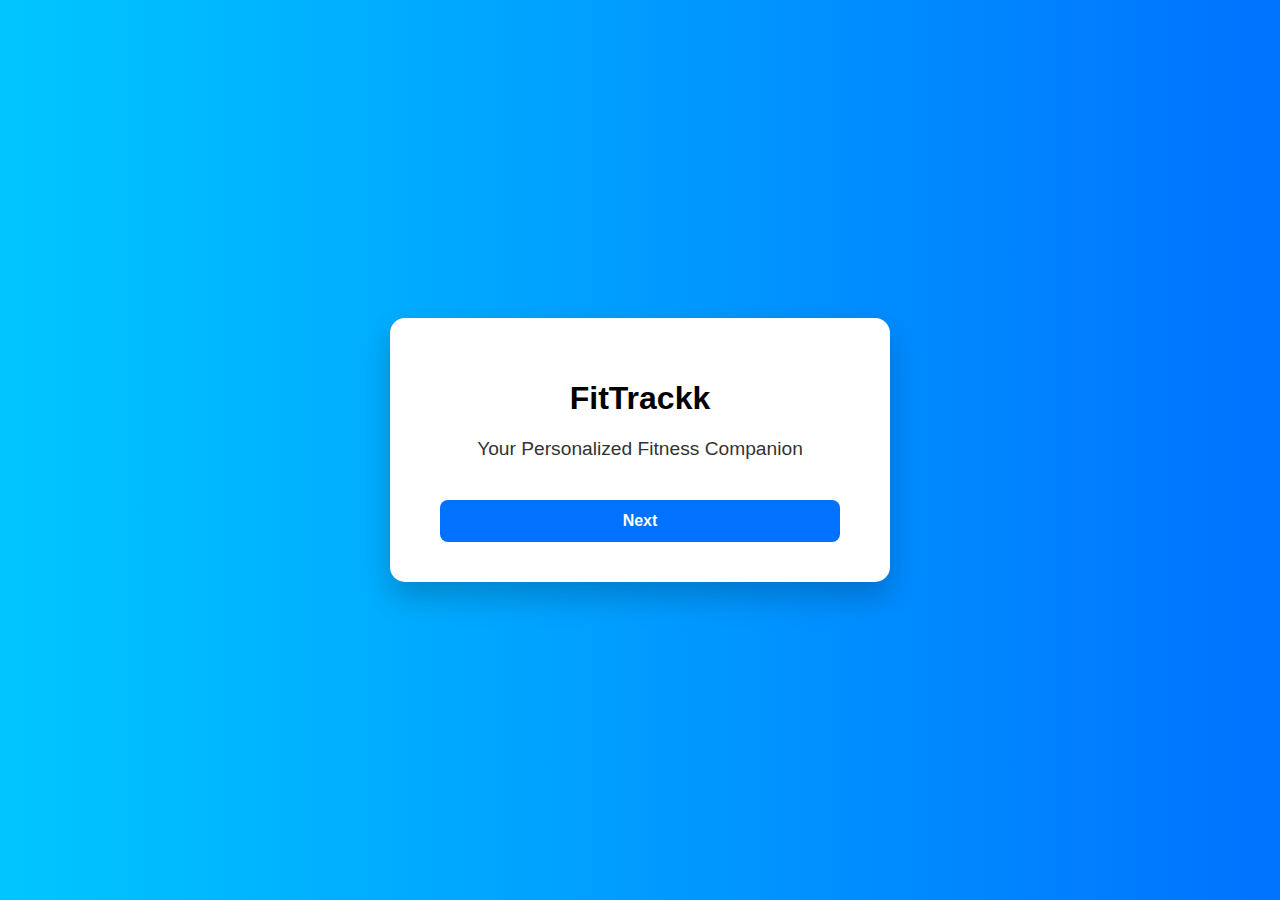
<file: app/src/main/assets/index.html>
<!DOCTYPE html>
<html lang="en">
    <head>
        <meta charset="UTF-8" />
        <meta name="viewport" content="width=device-width, initial-scale=1.0" />
        <title>FitTrackk</title>
        <link rel="stylesheet" href="style.css" />
    </head>
    <body class="index-body">
        <div class="index-container">
            <h1 class="fittrackk-title">FitTrackk</h1>
            <p class="tagline">Your Personalized Fitness Companion</p>

            <!-- Fixed button that goes to signup.html -->
            <button class="next-btn" onclick="location.href='signup.html'">Next</button>
        </div>
    </body>
</html>
</file>
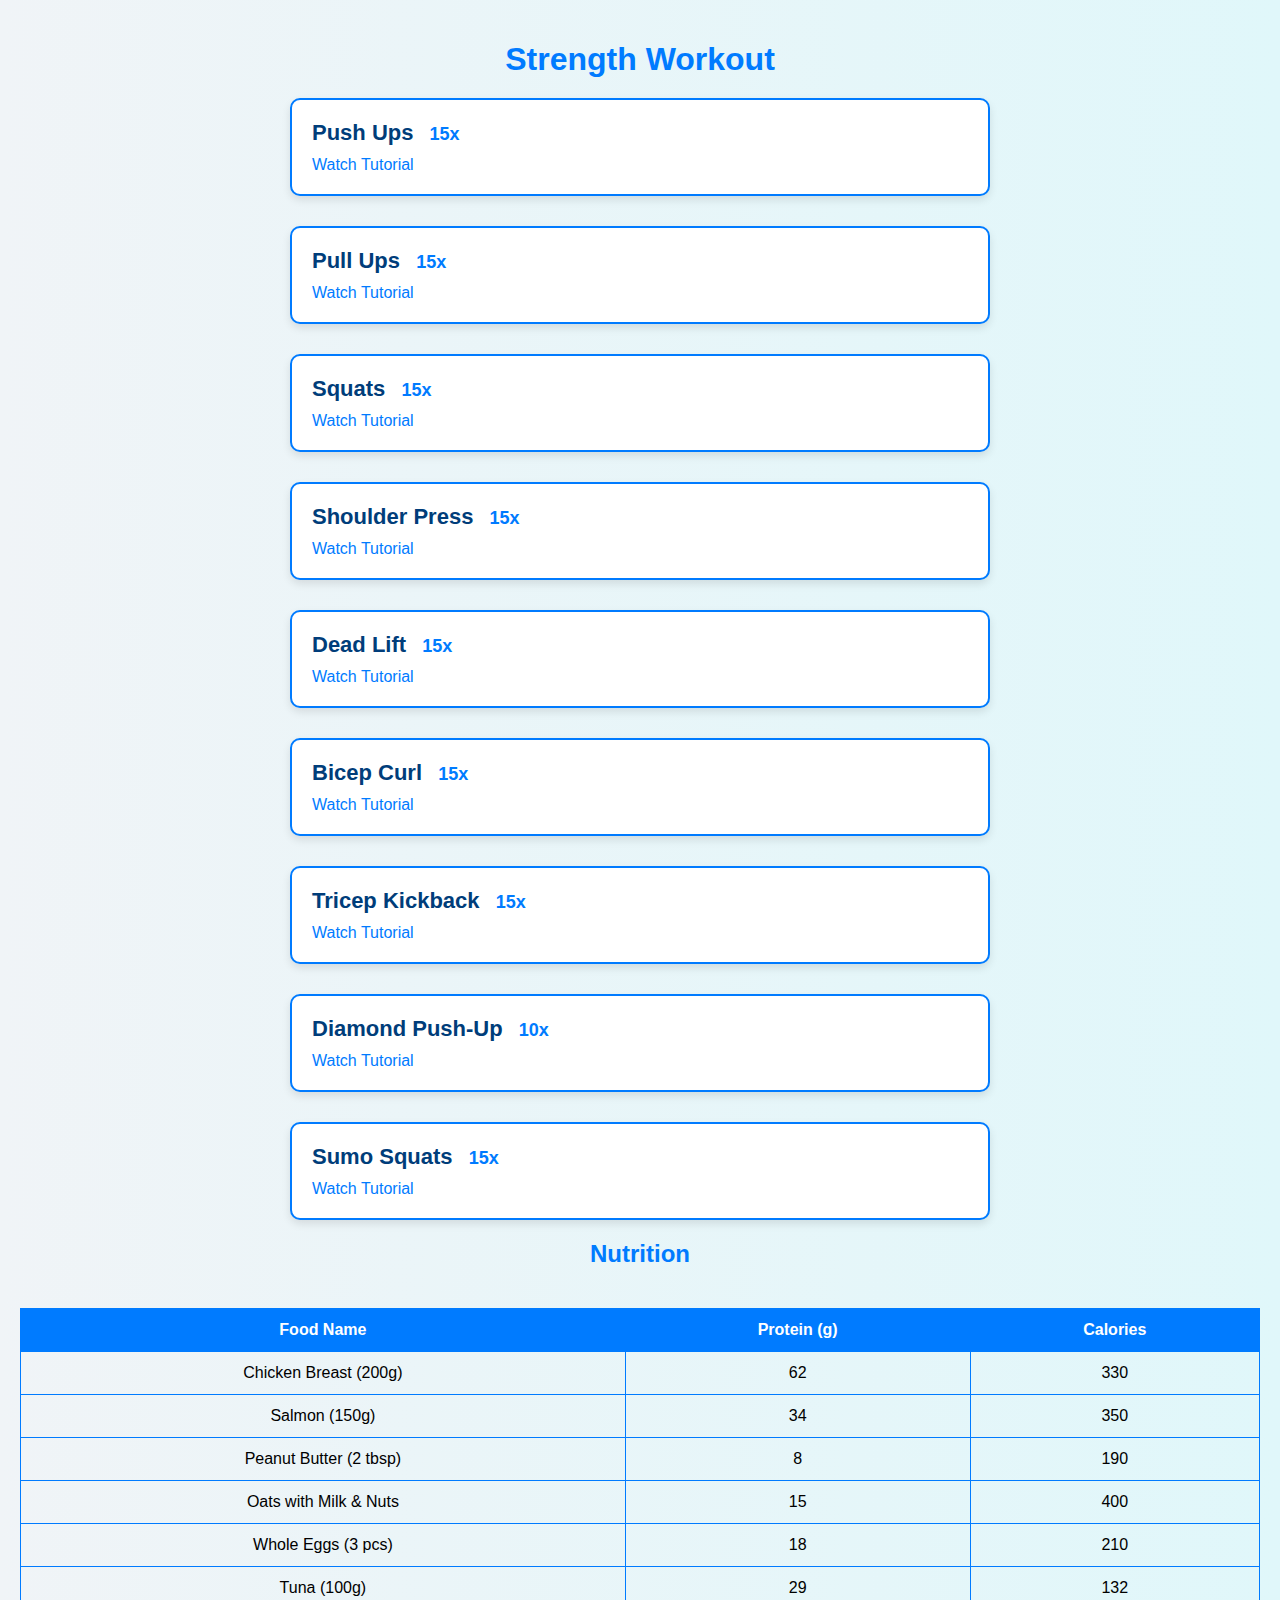
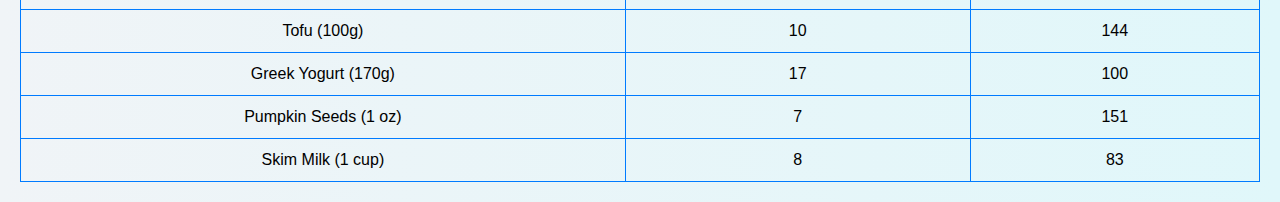
<file: app/src/main/assets/MuscleGain.html>
<!DOCTYPE html>
<html lang="en">
<head>
    <meta charset="UTF-8" />
    <meta name="viewport" content="width=device-width, initial-scale=1" />
    <title>Strength Workout - FitTrackk</title>
    <style>
        body {
          font-family: Arial, sans-serif;
          background: linear-gradient(to right, #f0f4f7, #e0f7fa);
          margin: 0;
          padding: 20px;
        }

        h1, h2 {
          text-align: center;
          color: #007bff;
          margin-bottom: 20px;
        }

        .workout-container {
          max-width: 700px;
          margin: auto;
          display: flex;
          flex-direction: column;
          gap: 30px;
        }

        .exercise-card {
          background-color: #fff;
          border: 2px solid #007bff;
          border-radius: 10px;
          padding: 20px;
          display: flex;
          flex-direction: column;
          gap: 10px;
          box-shadow: 0 4px 8px rgba(0,0,0,0.1);
        }

        .exercise-header {
          display: flex;
          align-items: center;
          justify-content: space-between;
        }

        .exercise-header h3 {
          margin: 0;
          font-size: 22px;
          color: #003d7a;
        }

        .reps {
          font-weight: bold;
          color: #007bff;
          margin-left: 10px;
          font-size: 18px;
        }

        a.tutorial-link {
          color: #007bff;
          font-weight: 500;
          text-decoration: none;
        }

        a.tutorial-link:hover {
          text-decoration: underline;
        }

        table {
          width: 100%;
          border-collapse: collapse;
          margin-top: 40px;
        }

        th, td {
          padding: 12px;
          border: 1px solid #007bff;
          text-align: center;
        }

        th {
          background-color: #007bff;
          color: white;
        }

        @media(max-width: 720px) {
          .exercise-header {
            flex-direction: column;
            align-items: flex-start;
          }
        }
    </style>
</head>
<body>

<h1>Strength Workout</h1>

<div class="workout-container">

    <div class="exercise-card">
        <div class="exercise-header">
            <h3>Push Ups <span class="reps">15x</span></h3>
        </div>
        <a href="https://www.youtube.com/watch?v=IODxDxX7oi4" class="tutorial-link" target="_blank">Watch Tutorial</a>
    </div>

    <div class="exercise-card">
        <div class="exercise-header">
            <h3>Pull Ups <span class="reps">15x</span></h3>
        </div>
        <a href="https://www.youtube.com/watch?v=eGo4IYlbE5g" class="tutorial-link" target="_blank">Watch Tutorial</a>
    </div>

    <div class="exercise-card">
        <div class="exercise-header">
            <h3>Squats <span class="reps">15x</span></h3>
        </div>
        <a href="https://www.youtube.com/watch?v=aclHkVaku9U" class="tutorial-link" target="_blank">Watch Tutorial</a>
    </div>

    <div class="exercise-card">
        <div class="exercise-header">
            <h3>Shoulder Press <span class="reps">15x</span></h3>
        </div>
        <a href="https://www.youtube.com/watch?v=qEwKCR5JCog" class="tutorial-link" target="_blank">Watch Tutorial</a>
    </div>

    <div class="exercise-card">
        <div class="exercise-header">
            <h3>Dead Lift <span class="reps">15x</span></h3>
        </div>
        <a href="https://www.youtube.com/watch?v=op9kVnSso6Q" class="tutorial-link" target="_blank">Watch Tutorial</a>
    </div>

    <!-- New Exercises -->
    <div class="exercise-card">
        <div class="exercise-header">
            <h3>Bicep Curl <span class="reps">15x</span></h3>
        </div>
        <a href="https://www.youtube.com/watch?v=ykJmrZ5v0Oo" class="tutorial-link" target="_blank">Watch Tutorial</a>
    </div>

    <div class="exercise-card">
        <div class="exercise-header">
            <h3>Tricep Kickback <span class="reps">15x</span></h3>
        </div>
        <a href="https://www.youtube.com/watch?v=6SS6K3lAwZ8" class="tutorial-link" target="_blank">Watch Tutorial</a>
    </div>

    <div class="exercise-card">
        <div class="exercise-header">
            <h3>Diamond Push-Up <span class="reps">10x</span></h3>
        </div>
        <a href="https://www.youtube.com/watch?v=J0DnG1_S92I" class="tutorial-link" target="_blank">Watch Tutorial</a>
    </div>

    <div class="exercise-card">
        <div class="exercise-header">
            <h3>Sumo Squats <span class="reps">15x</span></h3>
        </div>
        <a href="https://www.youtube.com/watch?v=9ZuXKqRbT9k" class="tutorial-link" target="_blank">Watch Tutorial</a>
    </div>

</div>

<!-- Nutrition Table -->
<h2>Nutrition</h2>
<table>
    <thead>
    <tr>
        <th>Food Name</th>
        <th>Protein (g)</th>
        <th>Calories</th>
    </tr>
    </thead>
    <tbody>
    <tr>
        <td>Chicken Breast (200g)</td>
        <td>62</td>
        <td>330</td>
    </tr>
    <tr>
        <td>Salmon (150g)</td>
        <td>34</td>
        <td>350</td>
    </tr>
    <tr>
        <td>Peanut Butter (2 tbsp)</td>
        <td>8</td>
        <td>190</td>
    </tr>
    <tr>
        <td>Oats with Milk & Nuts</td>
        <td>15</td>
        <td>400</td>
    </tr>
    <tr>
        <td>Whole Eggs (3 pcs)</td>
        <td>18</td>
        <td>210</td>
    </tr>
    <!-- New Foods -->
    <tr>
        <td>Tuna (100g)</td>
        <td>29</td>
        <td>132</td>
    </tr>
    <tr>
        <td>Tofu (100g)</td>
        <td>10</td>
        <td>144</td>
    </tr>
    <tr>
        <td>Greek Yogurt (170g)</td>
        <td>17</td>
        <td>100</td>
    </tr>
    <tr>
        <td>Pumpkin Seeds (1 oz)</td>
        <td>7</td>
        <td>151</td>
    </tr>
    <tr>
        <td>Skim Milk (1 cup)</td>
        <td>8</td>
        <td>83</td>
    </tr>
    </tbody>
</table>

</body>
</html>
</file>
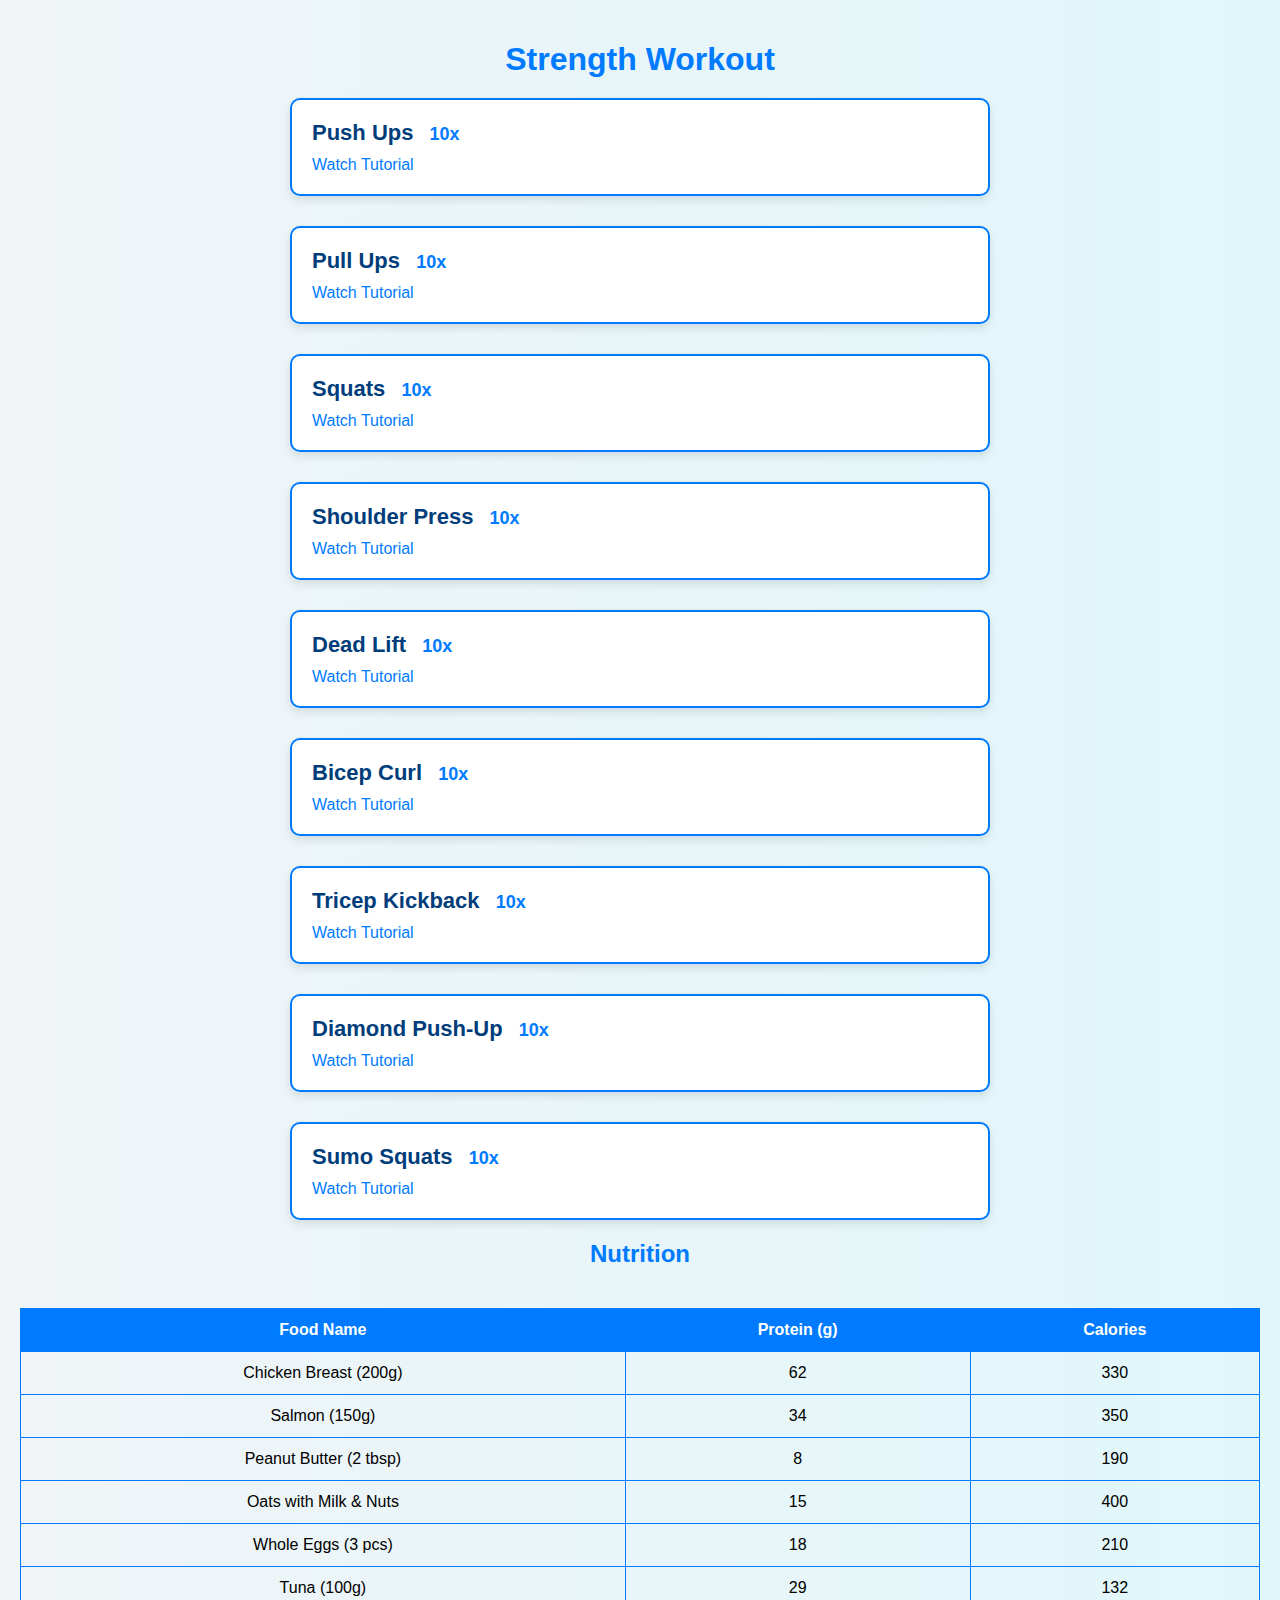
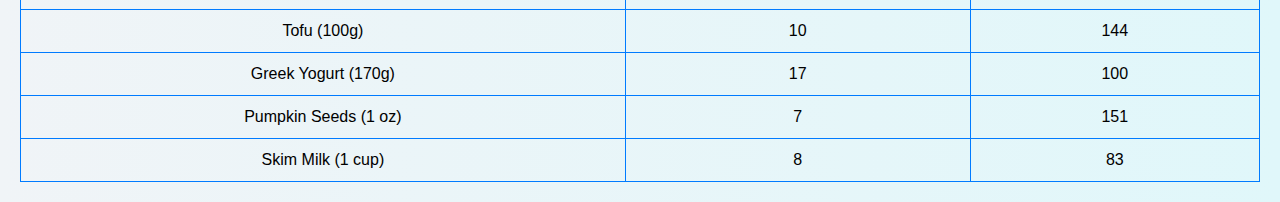
<file: app/src/main/assets/MuscleGainF.html>
<!DOCTYPE html>
<html lang="en">
<head>
    <meta charset="UTF-8" />
    <meta name="viewport" content="width=device-width, initial-scale=1" />
    <title>Strength Workout - FitTrackk</title>
    <style>
        body {
          font-family: Arial, sans-serif;
          background: linear-gradient(to right, #f0f4f7, #e0f7fa);
          margin: 0;
          padding: 20px;
        }

        h1, h2 {
          text-align: center;
          color: #007bff;
          margin-bottom: 20px;
        }

        .workout-container {
          max-width: 700px;
          margin: auto;
          display: flex;
          flex-direction: column;
          gap: 30px;
        }

        .exercise-card {
          background-color: #fff;
          border: 2px solid #007bff;
          border-radius: 10px;
          padding: 20px;
          display: flex;
          flex-direction: column;
          gap: 10px;
          box-shadow: 0 4px 8px rgba(0,0,0,0.1);
        }

        .exercise-header {
          display: flex;
          align-items: center;
          justify-content: space-between;
        }

        .exercise-header h3 {
          margin: 0;
          font-size: 22px;
          color: #003d7a;
        }

        .reps {
          font-weight: bold;
          color: #007bff;
          margin-left: 10px;
          font-size: 18px;
        }

        a.tutorial-link {
          color: #007bff;
          font-weight: 500;
          text-decoration: none;
        }

        a.tutorial-link:hover {
          text-decoration: underline;
        }

        table {
          width: 100%;
          border-collapse: collapse;
          margin-top: 40px;
        }

        th, td {
          padding: 12px;
          border: 1px solid #007bff;
          text-align: center;
        }

        th {
          background-color: #007bff;
          color: white;
        }

        @media(max-width: 720px) {
          .exercise-header {
            flex-direction: column;
            align-items: flex-start;
          }
        }
    </style>
</head>
<body>

<h1>Strength Workout</h1>

<div class="workout-container">

    <div class="exercise-card">
        <div class="exercise-header">
            <h3>Push Ups <span class="reps">10x</span></h3>
        </div>
        <a href="https://www.youtube.com/watch?v=IODxDxX7oi4" class="tutorial-link" target="_blank">Watch Tutorial</a>
    </div>

    <div class="exercise-card">
        <div class="exercise-header">
            <h3>Pull Ups <span class="reps">10x</span></h3>
        </div>
        <a href="https://www.youtube.com/watch?v=eGo4IYlbE5g" class="tutorial-link" target="_blank">Watch Tutorial</a>
    </div>

    <div class="exercise-card">
        <div class="exercise-header">
            <h3>Squats <span class="reps">10x</span></h3>
        </div>
        <a href="https://www.youtube.com/watch?v=aclHkVaku9U" class="tutorial-link" target="_blank">Watch Tutorial</a>
    </div>

    <div class="exercise-card">
        <div class="exercise-header">
            <h3>Shoulder Press <span class="reps">10x</span></h3>
        </div>
        <a href="https://www.youtube.com/watch?v=qEwKCR5JCog" class="tutorial-link" target="_blank">Watch Tutorial</a>
    </div>

    <div class="exercise-card">
        <div class="exercise-header">
            <h3>Dead Lift <span class="reps">10x</span></h3>
        </div>
        <a href="https://www.youtube.com/watch?v=op9kVnSso6Q" class="tutorial-link" target="_blank">Watch Tutorial</a>
    </div>

    <!-- New Exercises -->
    <div class="exercise-card">
        <div class="exercise-header">
            <h3>Bicep Curl <span class="reps">10x</span></h3>
        </div>
        <a href="https://www.youtube.com/watch?v=ykJmrZ5v0Oo" class="tutorial-link" target="_blank">Watch Tutorial</a>
    </div>

    <div class="exercise-card">
        <div class="exercise-header">
            <h3>Tricep Kickback <span class="reps">10x</span></h3>
        </div>
        <a href="https://www.youtube.com/watch?v=6SS6K3lAwZ8" class="tutorial-link" target="_blank">Watch Tutorial</a>
    </div>

    <div class="exercise-card">
        <div class="exercise-header">
            <h3>Diamond Push-Up <span class="reps">10x</span></h3>
        </div>
        <a href="https://www.youtube.com/watch?v=J0DnG1_S92I" class="tutorial-link" target="_blank">Watch Tutorial</a>
    </div>

    <div class="exercise-card">
        <div class="exercise-header">
            <h3>Sumo Squats <span class="reps">10x</span></h3>
        </div>
        <a href="https://www.youtube.com/watch?v=9ZuXKqRbT9k" class="tutorial-link" target="_blank">Watch Tutorial</a>
    </div>

</div>

<!-- Nutrition Table -->
<h2>Nutrition</h2>
<table>
    <thead>
    <tr>
        <th>Food Name</th>
        <th>Protein (g)</th>
        <th>Calories</th>
    </tr>
    </thead>
    <tbody>
    <tr>
        <td>Chicken Breast (200g)</td>
        <td>62</td>
        <td>330</td>
    </tr>
    <tr>
        <td>Salmon (150g)</td>
        <td>34</td>
        <td>350</td>
    </tr>
    <tr>
        <td>Peanut Butter (2 tbsp)</td>
        <td>8</td>
        <td>190</td>
    </tr>
    <tr>
        <td>Oats with Milk & Nuts</td>
        <td>15</td>
        <td>400</td>
    </tr>
    <tr>
        <td>Whole Eggs (3 pcs)</td>
        <td>18</td>
        <td>210</td>
    </tr>
    <!-- New Foods -->
    <tr>
        <td>Tuna (100g)</td>
        <td>29</td>
        <td>132</td>
    </tr>
    <tr>
        <td>Tofu (100g)</td>
        <td>10</td>
        <td>144</td>
    </tr>
    <tr>
        <td>Greek Yogurt (170g)</td>
        <td>17</td>
        <td>100</td>
    </tr>
    <tr>
        <td>Pumpkin Seeds (1 oz)</td>
        <td>7</td>
        <td>151</td>
    </tr>
    <tr>
        <td>Skim Milk (1 cup)</td>
        <td>8</td>
        <td>83</td>
    </tr>
    </tbody>
</table>

</body>
</html>
</file>
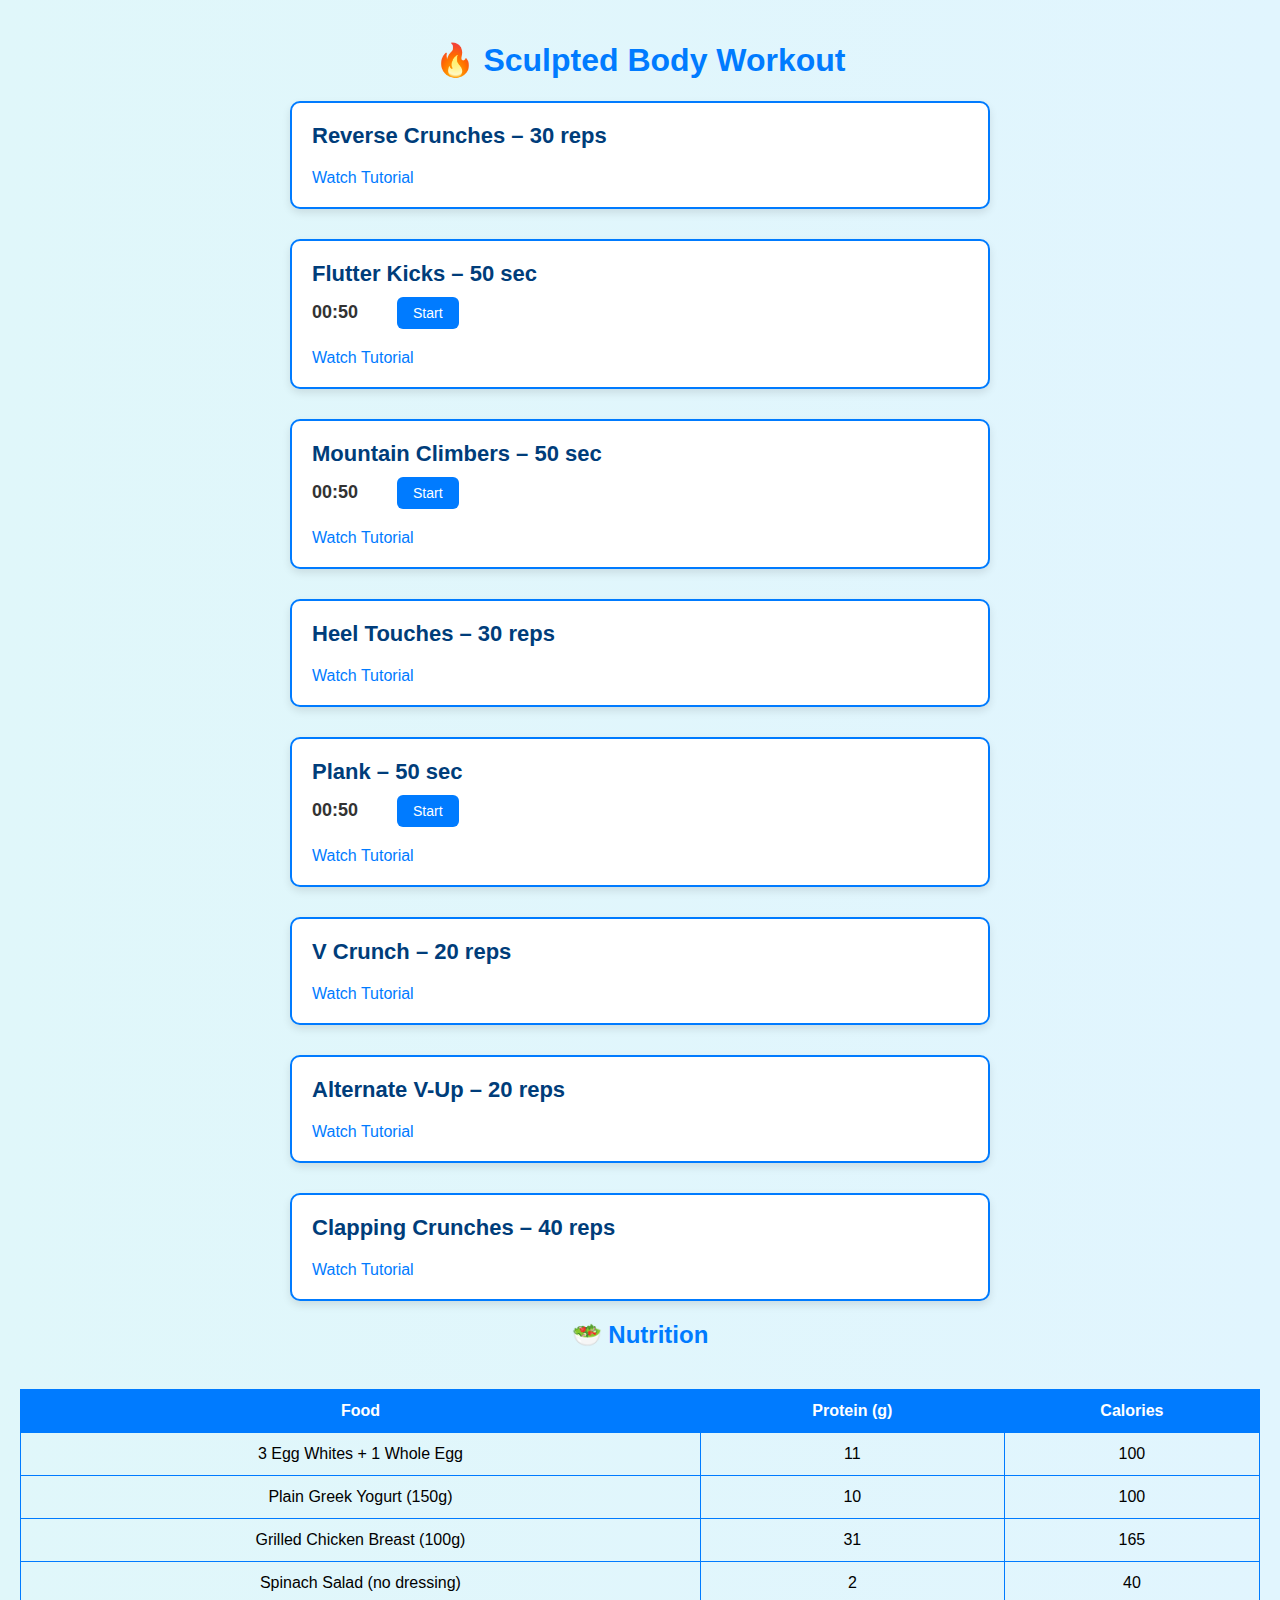
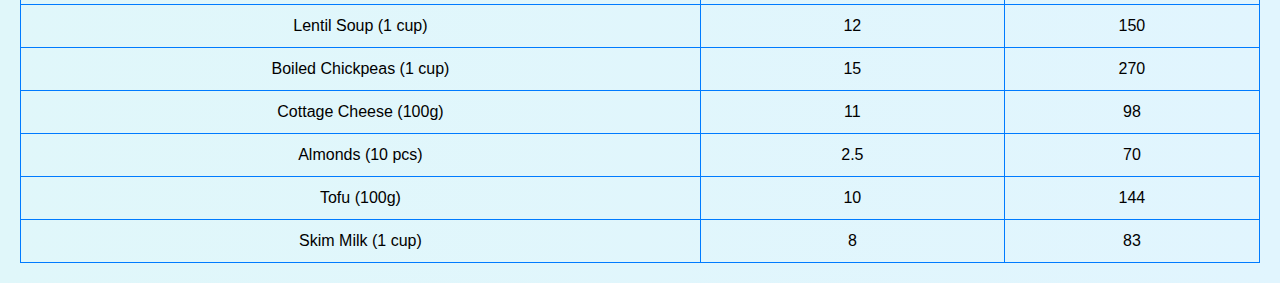
<file: app/src/main/assets/SculptedBody.html>
<!DOCTYPE html>
<html lang="en">
<head>
    <meta charset="UTF-8" />
    <meta name="viewport" content="width=device-width, initial-scale=1" />
    <title>🔥 Sculpted Body Workout - FitTrackk</title>
    <style>
        body {
          font-family: Arial, sans-serif;
          background: linear-gradient(to right, #e0f7fa, #e1f5fe);
          margin: 0;
          padding: 20px;
        }

        h1, h2 {
          text-align: center;
          color: #007bff;
        }

        .workout-container {
          max-width: 700px;
          margin: auto;
          display: flex;
          flex-direction: column;
          gap: 30px;
        }

        .exercise-card {
          background-color: #ffffff;
          border: 2px solid #007bff;
          border-radius: 10px;
          padding: 20px;
          box-shadow: 0 4px 8px rgba(0,0,0,0.1);
        }

        .exercise-title {
          font-size: 22px;
          color: #003d7a;
          font-weight: bold;
          margin-bottom: 10px;
        }

        .timer-start-container {
          display: flex;
          align-items: center;
          gap: 15px;
          margin-bottom: 10px;
        }

        .timer {
          font-size: 18px;
          font-weight: bold;
          color: #333;
          min-width: 70px;
          display: inline-block;
        }

        button {
          padding: 8px 16px;
          font-size: 14px;
          border-radius: 6px;
          background-color: #007bff;
          color: white;
          border: none;
          cursor: pointer;
        }

        button:disabled {
          background-color: #99cfff;
          cursor: not-allowed;
        }

        a.tutorial-link {
          color: #007bff;
          text-decoration: none;
          font-weight: 500;
          display: inline-block;
          margin-top: 10px;
        }

        a.tutorial-link:hover {
          text-decoration: underline;
        }

        table {
          width: 100%;
          margin-top: 40px;
          border-collapse: collapse;
        }

        th, td {
          border: 1px solid #007bff;
          padding: 12px;
          text-align: center;
        }

        th {
          background-color: #007bff;
          color: white;
        }

        @media(max-width: 720px) {
          .exercise-title {
            font-size: 18px;
          }
        }
    </style>
</head>
<body>

<h1>🔥 Sculpted Body Workout</h1>

<div class="workout-container">

    <div class="exercise-card">
        <div class="exercise-title">Reverse Crunches – 30 reps</div>
        <a href="https://www.youtube.com/watch?v=hyv14e2QDq0" class="tutorial-link" target="_blank">Watch Tutorial</a>
    </div>

    <div class="exercise-card">
        <div class="exercise-title">Flutter Kicks – 50 sec</div>
        <div class="timer-start-container">
            <span id="timer1" class="timer">00:50</span>
            <button onclick="startWorkout(50, 'timer1', this)">Start</button>
        </div>
        <a href="https://www.youtube.com/watch?v=K0zN3UuB3oM" class="tutorial-link" target="_blank">Watch Tutorial</a>
    </div>

    <div class="exercise-card">
        <div class="exercise-title">Mountain Climbers – 50 sec</div>
        <div class="timer-start-container">
            <span id="timer2" class="timer">00:50</span>
            <button onclick="startWorkout(50, 'timer2', this)">Start</button>
        </div>
        <a href="https://www.youtube.com/watch?v=nmwgirgXLYM" class="tutorial-link" target="_blank">Watch Tutorial</a>
    </div>

    <div class="exercise-card">
        <div class="exercise-title">Heel Touches – 30 reps</div>
        <a href="https://www.youtube.com/watch?v=Z1QJnTZ6XhU" class="tutorial-link" target="_blank">Watch Tutorial</a>
    </div>

    <div class="exercise-card">
        <div class="exercise-title">Plank – 50 sec</div>
        <div class="timer-start-container">
            <span id="timer3" class="timer">00:50</span>
            <button onclick="startWorkout(50, 'timer3', this)">Start</button>
        </div>
        <a href="https://www.youtube.com/watch?v=pSHjTRCQxIw" class="tutorial-link" target="_blank">Watch Tutorial</a>
    </div>

    <!-- Added Exercises -->
    <div class="exercise-card">
        <div class="exercise-title">V Crunch – 20 reps</div>
        <a href="" class="tutorial-link" target="_blank">Watch Tutorial</a>
    </div>

    <div class="exercise-card">
        <div class="exercise-title">Alternate V-Up – 20 reps</div>
        <a href="https://youtube.com/shorts/MNzNeH--Pgs?si=_QC2C9zciWvLfgmB" class="tutorial-link" target="_blank">Watch Tutorial</a>
    </div>

    <div class="exercise-card">
        <div class="exercise-title">Clapping Crunches – 40 reps</div>
        <a href="https://youtu.be/LUQt2wSOFNM?si=CTSpndicy1hysYRW" class="tutorial-link" target="_blank">Watch Tutorial</a>
    </div>

</div>

<!-- Nutrition Table -->
<h2>🥗 Nutrition</h2>
<table>
    <thead>
    <tr>
        <th>Food</th>
        <th>Protein (g)</th>
        <th>Calories</th>
    </tr>
    </thead>
    <tbody>
    <tr>
        <td>3 Egg Whites + 1 Whole Egg</td>
        <td>11</td>
        <td>100</td>
    </tr>
    <tr>
        <td>Plain Greek Yogurt (150g)</td>
        <td>10</td>
        <td>100</td>
    </tr>
    <tr>
        <td>Grilled Chicken Breast (100g)</td>
        <td>31</td>
        <td>165</td>
    </tr>
    <tr>
        <td>Spinach Salad (no dressing)</td>
        <td>2</td>
        <td>40</td>
    </tr>
    <tr>
        <td>Lentil Soup (1 cup)</td>
        <td>12</td>
        <td>150</td>
    </tr>
    <tr>
        <td>Boiled Chickpeas (1 cup)</td>
        <td>15</td>
        <td>270</td>
    </tr>
    <tr>
        <td>Cottage Cheese (100g)</td>
        <td>11</td>
        <td>98</td>
    </tr>
    <tr>
        <td>Almonds (10 pcs)</td>
        <td>2.5</td>
        <td>70</td>
    </tr>
    <tr>
        <td>Tofu (100g)</td>
        <td>10</td>
        <td>144</td>
    </tr>
    <tr>
        <td>Skim Milk (1 cup)</td>
        <td>8</td>
        <td>83</td>
    </tr>
    </tbody>
</table>

<script>
    let activeInterval = null;

    function startWorkout(duration, timerId, button) {
      if (activeInterval) clearInterval(activeInterval);

      document.querySelectorAll('button').forEach(btn => {
        if (btn !== button) {
          btn.disabled = false;
          btn.textContent = "Start";
        }
      });

      let timer = duration;
      const display = document.getElementById(timerId);
      button.disabled = true;
      button.textContent = "Running...";

      activeInterval = setInterval(() => {
        const seconds = timer % 60;
        display.textContent = `00:${seconds < 10 ? '0' + seconds : seconds}`;
        if (--timer < 0) {
          clearInterval(activeInterval);
          display.textContent = "Done!";
          button.disabled = false;
          button.textContent = "Restart";
        }
      }, 1000);
    }
</script>

</body>
</html>
</file>
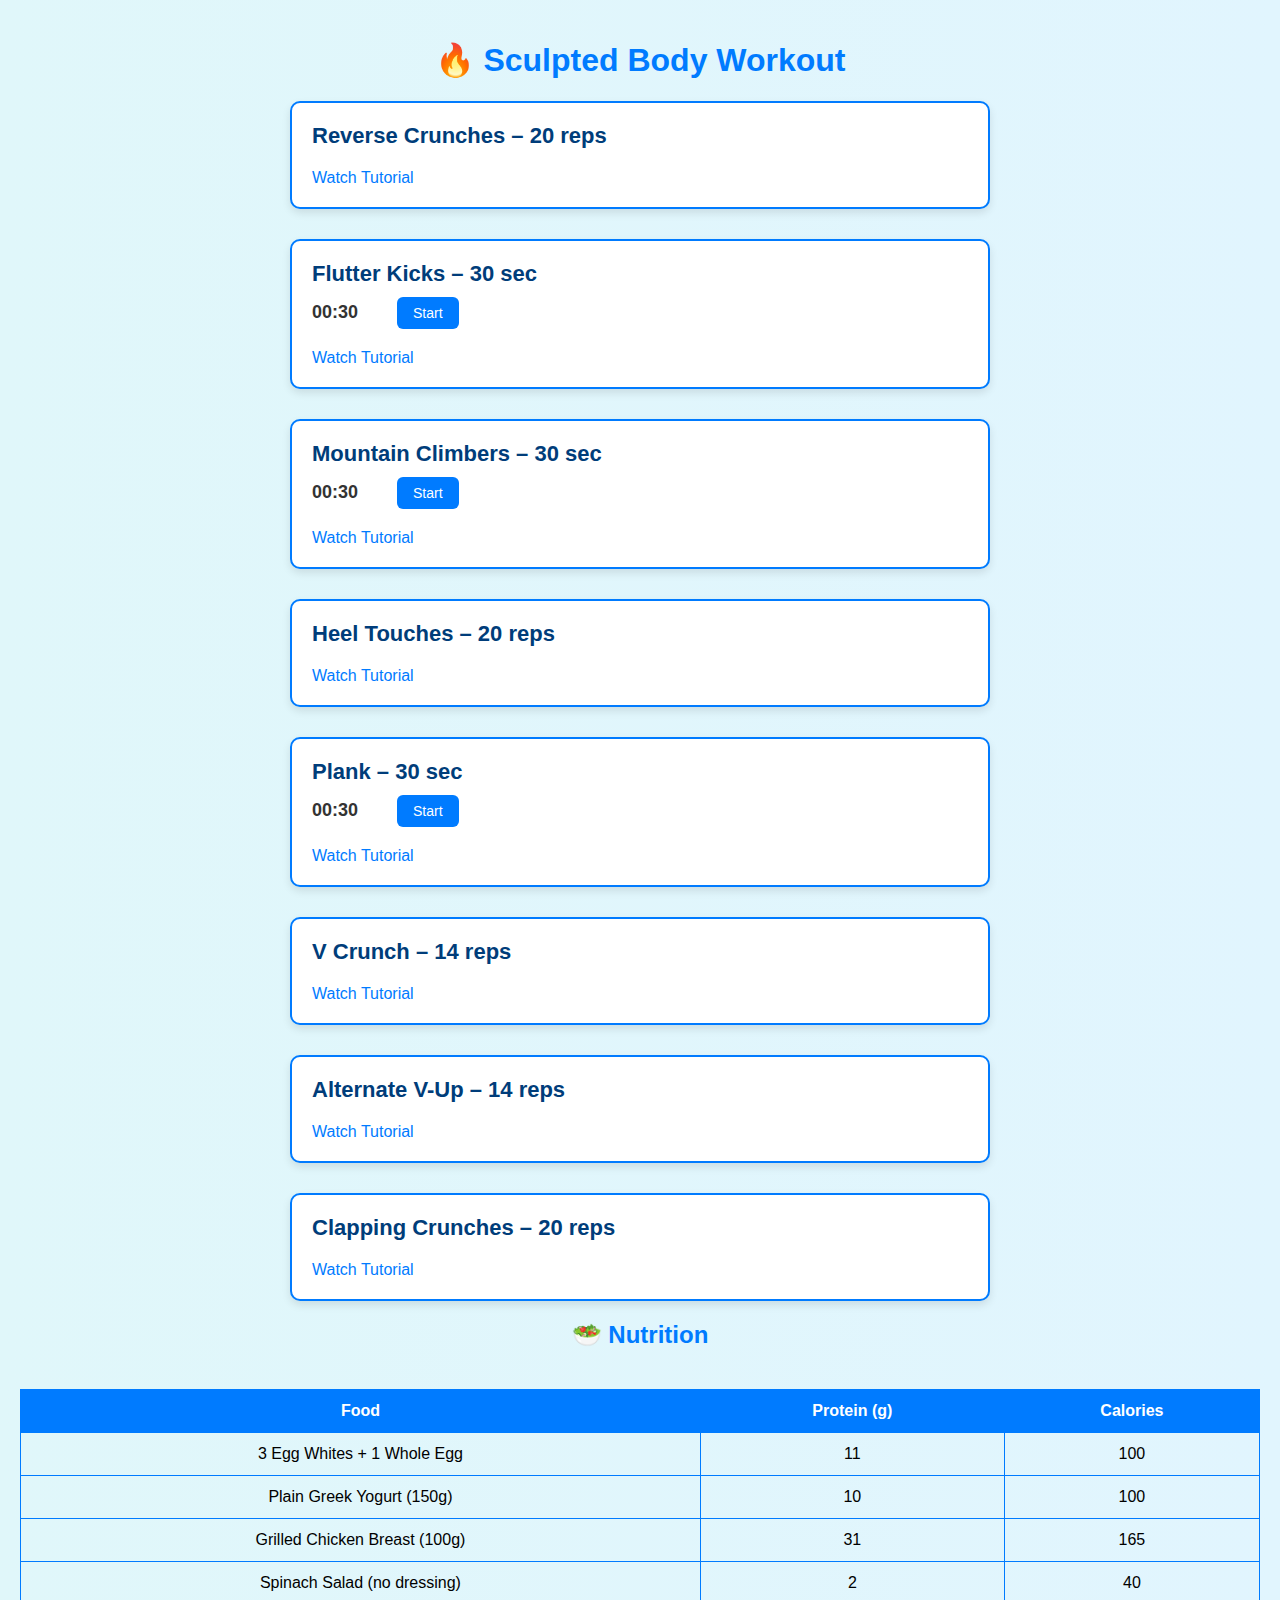
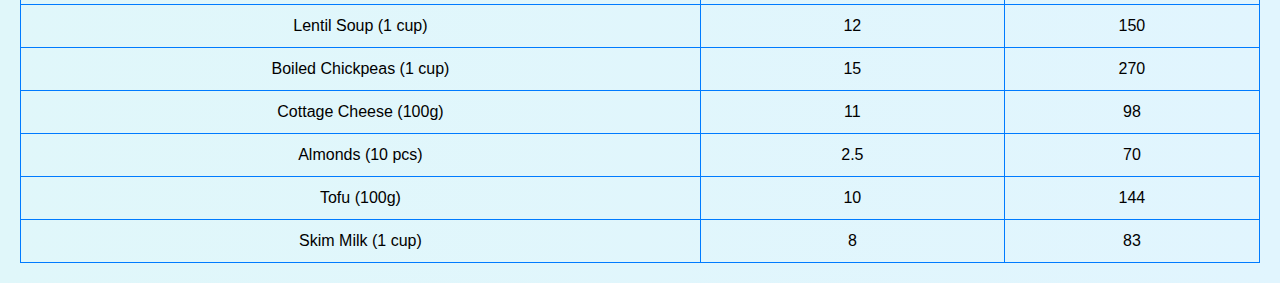
<file: app/src/main/assets/SculptedBodyF.html>
<!DOCTYPE html>
<html lang="en">
<head>
    <meta charset="UTF-8" />
    <meta name="viewport" content="width=device-width, initial-scale=1" />
    <title>🔥 Sculpted Body Workout - FitTrackk</title>
    <style>
        body {
          font-family: Arial, sans-serif;
          background: linear-gradient(to right, #e0f7fa, #e1f5fe);
          margin: 0;
          padding: 20px;
        }

        h1, h2 {
          text-align: center;
          color: #007bff;
        }

        .workout-container {
          max-width: 700px;
          margin: auto;
          display: flex;
          flex-direction: column;
          gap: 30px;
        }

        .exercise-card {
          background-color: #ffffff;
          border: 2px solid #007bff;
          border-radius: 10px;
          padding: 20px;
          box-shadow: 0 4px 8px rgba(0,0,0,0.1);
        }

        .exercise-title {
          font-size: 22px;
          color: #003d7a;
          font-weight: bold;
          margin-bottom: 10px;
        }

        .timer-start-container {
          display: flex;
          align-items: center;
          gap: 15px;
          margin-bottom: 10px;
        }

        .timer {
          font-size: 18px;
          font-weight: bold;
          color: #333;
          min-width: 70px;
          display: inline-block;
        }

        button {
          padding: 8px 16px;
          font-size: 14px;
          border-radius: 6px;
          background-color: #007bff;
          color: white;
          border: none;
          cursor: pointer;
        }

        button:disabled {
          background-color: #99cfff;
          cursor: not-allowed;
        }

        a.tutorial-link {
          color: #007bff;
          text-decoration: none;
          font-weight: 500;
          display: inline-block;
          margin-top: 10px;
        }

        a.tutorial-link:hover {
          text-decoration: underline;
        }

        table {
          width: 100%;
          margin-top: 40px;
          border-collapse: collapse;
        }

        th, td {
          border: 1px solid #007bff;
          padding: 12px;
          text-align: center;
        }

        th {
          background-color: #007bff;
          color: white;
        }

        @media(max-width: 720px) {
          .exercise-title {
            font-size: 18px;
          }
        }
    </style>
</head>
<body>

<h1>🔥 Sculpted Body Workout</h1>

<div class="workout-container">

    <div class="exercise-card">
        <div class="exercise-title">Reverse Crunches – 20 reps</div>
        <a href="https://www.youtube.com/watch?v=hyv14e2QDq0" class="tutorial-link" target="_blank">Watch Tutorial</a>
    </div>

    <div class="exercise-card">
        <div class="exercise-title">Flutter Kicks – 30 sec</div>
        <div class="timer-start-container">
            <span id="timer1" class="timer">00:30</span>
            <button onclick="startWorkout(30, 'timer1', this)">Start</button>
        </div>
        <a href="https://www.youtube.com/watch?v=K0zN3UuB3oM" class="tutorial-link" target="_blank">Watch Tutorial</a>
    </div>

    <div class="exercise-card">
        <div class="exercise-title">Mountain Climbers – 30 sec</div>
        <div class="timer-start-container">
            <span id="timer2" class="timer">00:30</span>
            <button onclick="startWorkout(30, 'timer2', this)">Start</button>
        </div>
        <a href="https://www.youtube.com/watch?v=nmwgirgXLYM" class="tutorial-link" target="_blank">Watch Tutorial</a>
    </div>

    <div class="exercise-card">
        <div class="exercise-title">Heel Touches – 20 reps</div>
        <a href="https://www.youtube.com/watch?v=Z1QJnTZ6XhU" class="tutorial-link" target="_blank">Watch Tutorial</a>
    </div>

    <div class="exercise-card">
        <div class="exercise-title">Plank – 30 sec</div>
        <div class="timer-start-container">
            <span id="timer3" class="timer">00:30</span>
            <button onclick="startWorkout(30, 'timer3', this)">Start</button>
        </div>
        <a href="https://www.youtube.com/watch?v=pSHjTRCQxIw" class="tutorial-link" target="_blank">Watch Tutorial</a>
    </div>

    <!-- Added Exercises -->
    <div class="exercise-card">
        <div class="exercise-title">V Crunch – 14 reps</div>
        <a href="https://youtube.com/shorts/MNzNeH--Pgs?si=_QC2C9zciWvLfgmB" class="tutorial-link" target="_blank">Watch Tutorial</a>
    </div>

    <div class="exercise-card">
        <div class="exercise-title">Alternate V-Up – 14 reps</div>
        <a href="https://youtube.com/shorts/fzyrJ2kwrKw?si=d6J5JMMhKsqloKwk" class="tutorial-link" target="_blank">Watch Tutorial</a>
    </div>

    <div class="exercise-card">
        <div class="exercise-title">Clapping Crunches – 20 reps</div>
        <a href="https://youtu.be/LUQt2wSOFNM?si=CTSpndicy1hysYRW" class="tutorial-link" target="_blank">Watch Tutorial</a>
    </div>

</div>

<!-- Nutrition Table -->
<h2>🥗 Nutrition</h2>
<table>
    <thead>
    <tr>
        <th>Food</th>
        <th>Protein (g)</th>
        <th>Calories</th>
    </tr>
    </thead>
    <tbody>
    <tr>
        <td>3 Egg Whites + 1 Whole Egg</td>
        <td>11</td>
        <td>100</td>
    </tr>
    <tr>
        <td>Plain Greek Yogurt (150g)</td>
        <td>10</td>
        <td>100</td>
    </tr>
    <tr>
        <td>Grilled Chicken Breast (100g)</td>
        <td>31</td>
        <td>165</td>
    </tr>
    <tr>
        <td>Spinach Salad (no dressing)</td>
        <td>2</td>
        <td>40</td>
    </tr>
    <tr>
        <td>Lentil Soup (1 cup)</td>
        <td>12</td>
        <td>150</td>
    </tr>
    <tr>
        <td>Boiled Chickpeas (1 cup)</td>
        <td>15</td>
        <td>270</td>
    </tr>
    <tr>
        <td>Cottage Cheese (100g)</td>
        <td>11</td>
        <td>98</td>
    </tr>
    <tr>
        <td>Almonds (10 pcs)</td>
        <td>2.5</td>
        <td>70</td>
    </tr>
    <tr>
        <td>Tofu (100g)</td>
        <td>10</td>
        <td>144</td>
    </tr>
    <tr>
        <td>Skim Milk (1 cup)</td>
        <td>8</td>
        <td>83</td>
    </tr>
    </tbody>
</table>

<script>
    let activeInterval = null;

    function startWorkout(duration, timerId, button) {
      if (activeInterval) clearInterval(activeInterval);

      document.querySelectorAll('button').forEach(btn => {
        if (btn !== button) {
          btn.disabled = false;
          btn.textContent = "Start";
        }
      });

      let timer = duration;
      const display = document.getElementById(timerId);
      button.disabled = true;
      button.textContent = "Running...";

      activeInterval = setInterval(() => {
        const seconds = timer % 60;
        display.textContent = `00:${seconds < 10 ? '0' + seconds : seconds}`;
        if (--timer < 0) {
          clearInterval(activeInterval);
          display.textContent = "Done!";
          button.disabled = false;
          button.textContent = "Restart";
        }
      }, 1000);
    }
</script>

</body>
</html>
</file>
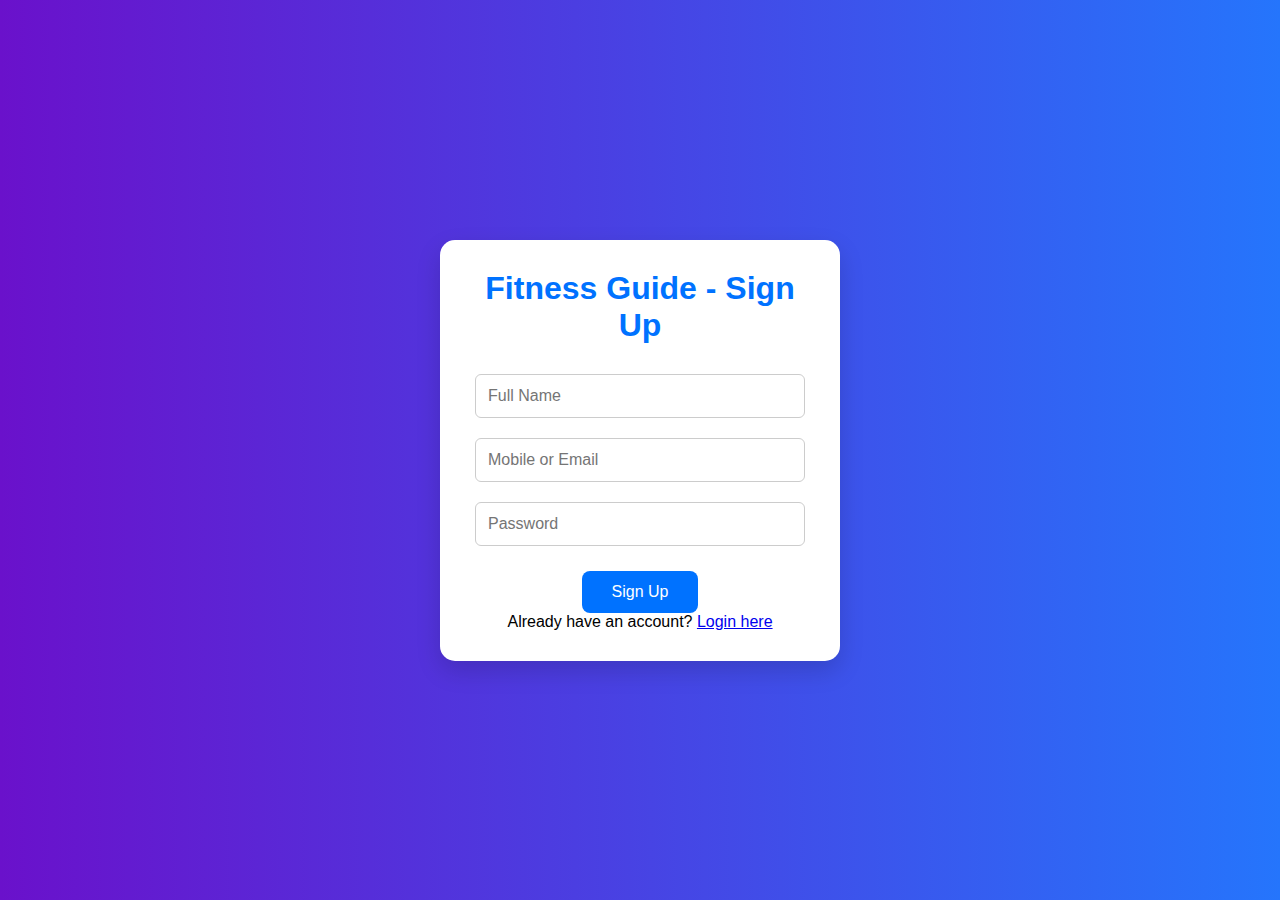
<file: app/src/main/assets/secondpage.html>
<!DOCTYPE html>
<html lang="en">
<head>
    <meta charset="UTF-8" />
    <meta name="viewport" content="width=device-width, initial-scale=1.0"/>
    <title>Sign Up - FitTrack</title>
    <link rel="stylesheet" href="second.css" />
</head>
<body class="signup-body">
<div class="form-container">
    <h2>Fitness Guide - Sign Up</h2>
    <form onsubmit="saveSignup(event)">
        <input type="text" id="signup-name" placeholder="Full Name" required />
        <input type="text" id="signup-contact" placeholder="Mobile or Email" required />
        <input type="password" id="signup-password" placeholder="Password" required />
        <button type="submit">Sign Up</button>
    </form>
    <p>Already have an account? <a href="secondpage.html">Login here</a></p>
</div>

<script>
    function saveSignup(event) {
      event.preventDefault();

      // Get form input values
      const name = document.getElementById("signup-name").value.trim();
      const contact = document.getElementById("signup-contact").value.trim();
      const password = document.getElementById("signup-password").value.trim();

      // Simple validation
      if (name && contact && password) {
        // Redirect to gender selection page
        window.location.href = "gender.html";
      } else {
        alert("Please fill out all fields.");
    }
    }
</script>
</body>
</html>
</file>
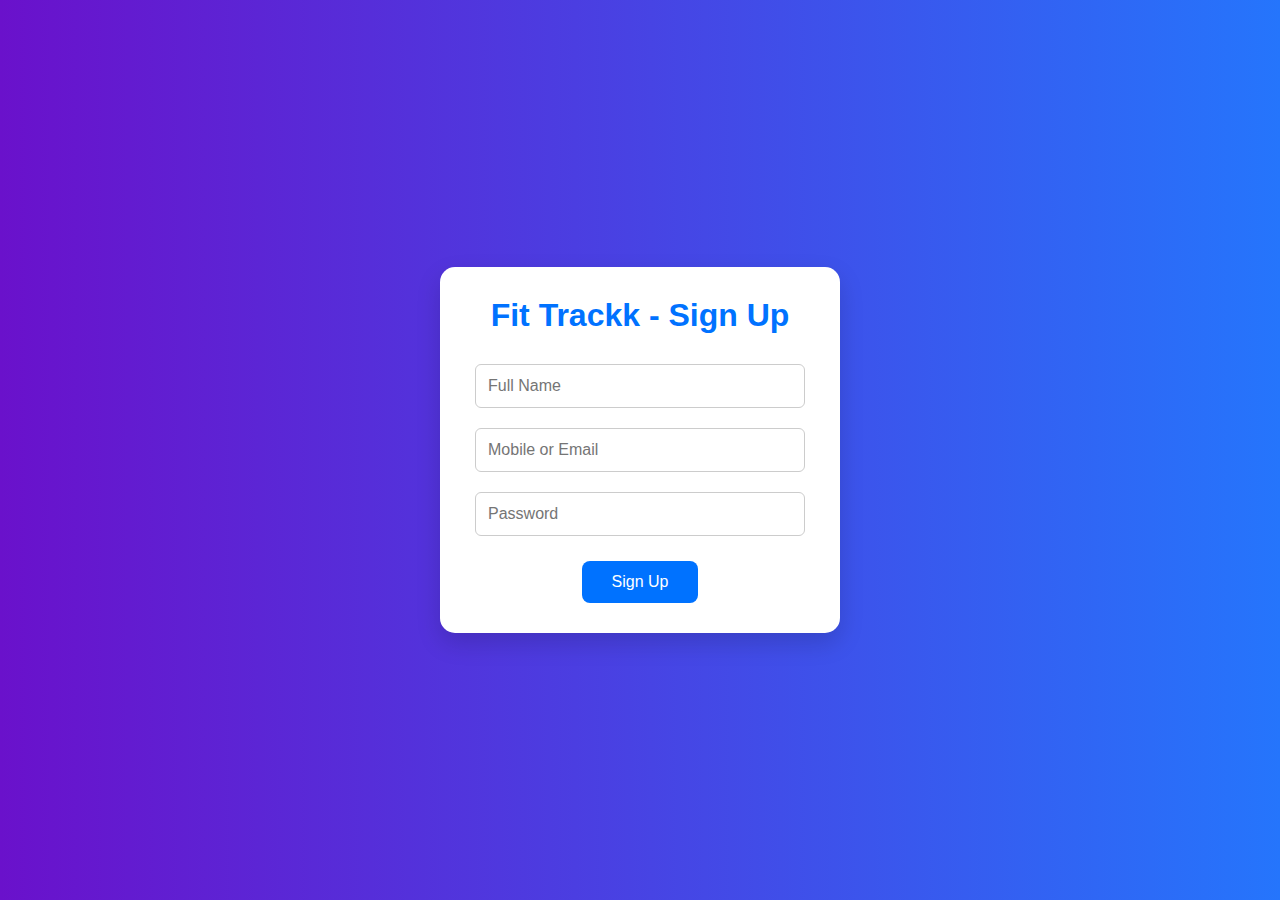
<file: app/src/main/assets/signup.html>
<!DOCTYPE html>
<html lang="en">
<head>
    <meta charset="UTF-8" />
    <meta name="viewport" content="width=device-width, initial-scale=1.0"/>
    <title>Sign Up - FitTrackk</title>
    <link rel="stylesheet" href="signup.css" />
</head>
<body class="signup-body">
<div class="form-container">
    <h2>Fit Trackk - Sign Up</h2>
    <form onsubmit="saveSignup(event)">
        <input type="text" id="signup-name" placeholder="Full Name" required />
        <input type="text" id="signup-contact" placeholder="Mobile or Email" required />
        <input type="password" id="signup-password" placeholder="Password" required />
        <button type="submit">Sign Up</button>
    </form>

</div>

<script>
    function saveSignup(event) {
      event.preventDefault();

      // Get form input values
      const name = document.getElementById("signup-name").value.trim();
      const contact = document.getElementById("signup-contact").value.trim();
      const password = document.getElementById("signup-password").value.trim();

      // Simple validation
      if (name && contact && password) {
        // Redirect to gender selection page
        window.location.href = "gender.html";
      } else {
        alert("Please fill out all fields.");
    }
    }
</script>
</body>
</html>
</file>
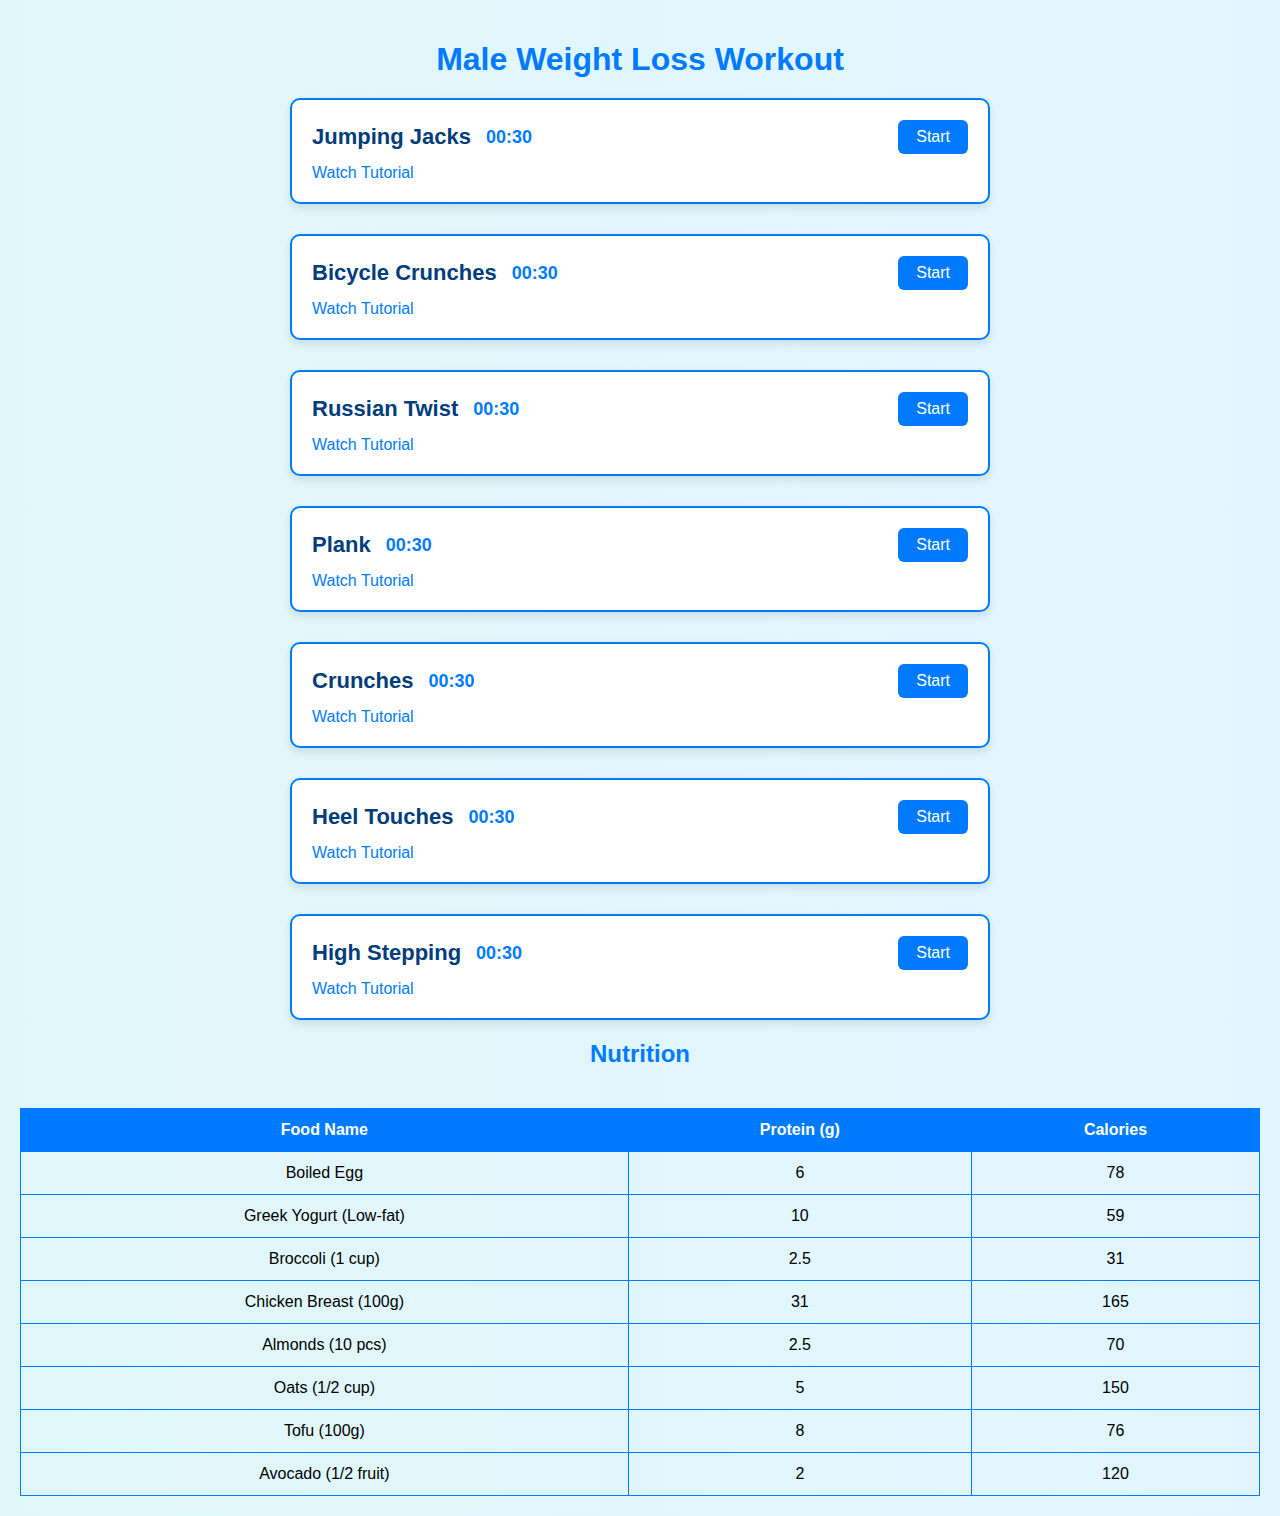
<file: app/src/main/assets/WeightLoss.html>
<!DOCTYPE html>
<html lang="en">
<head>
    <meta charset="UTF-8" />
    <meta name="viewport" content="width=device-width, initial-scale=1" />
    <title>Weight Loss Workout - FitTrackk</title>
    <style>
        body {
          font-family: Arial, sans-serif;
          background: linear-gradient(to right, #e0f7fa, #e1f5fe);
          margin: 0;
          padding: 20px;
          overflow-y: auto;
        }

        h1, h2 {
          text-align: center;
          color: #007bff;
          margin-bottom: 20px;
        }

        .workout-container {
          max-width: 700px;
          margin: auto;
          display: flex;
          flex-direction: column;
          gap: 30px;
        }

        .exercise-card {
          background-color: #fff;
          border: 2px solid #007bff;
          border-radius: 10px;
          padding: 20px;
          display: flex;
          flex-direction: column;
          gap: 10px;
          box-shadow: 0 4px 8px rgba(0,0,0,0.1);
        }

        .exercise-header {
          display: flex;
          justify-content: space-between;
          align-items: center;
          flex-wrap: wrap;
        }

        .exercise-title-container {
          display: flex;
          align-items: center;
          gap: 15px;
        }

        .exercise-title {
          font-size: 22px;
          color: #003d7a;
          margin: 0;
        }

        .timer {
          font-size: 18px;
          font-weight: bold;
          color: #007bff;
        }

        button {
          padding: 8px 18px;
          font-size: 16px;
          border-radius: 6px;
          cursor: pointer;
          background-color: #007bff;
          color: white;
          border: none;
          transition: background-color 0.3s ease;
        }

        button:disabled {
          background-color: #99cfff;
          cursor: default;
        }

        a.tutorial-link {
          color: #007bff;
          font-weight: 500;
          text-decoration: none;
        }

        a.tutorial-link:hover {
          text-decoration: underline;
        }

        table {
          width: 100%;
          border-collapse: collapse;
          margin-top: 40px;
        }

        th, td {
          padding: 12px;
          border: 1px solid #007bff;
          text-align: center;
        }

        th {
          background-color: #007bff;
          color: white;
        }

        @media(max-width: 720px) {
          .exercise-header {
            flex-direction: column;
            align-items: flex-start;
            gap: 10px;
          }

          .exercise-title-container {
            flex-direction: row;
            justify-content: space-between;
            width: 100%;
          }
        }
    </style>
</head>
<body>

<h1>Male Weight Loss Workout</h1>

<div class="workout-container">

    <!-- Jumping Jacks -->
    <div class="exercise-card">
        <div class="exercise-header">
            <div class="exercise-title-container">
                <h3 class="exercise-title">Jumping Jacks</h3>
                <span class="timer" id="timer1">00:30</span>
            </div>
            <button onclick="startWorkout(30, 'timer1', this)">Start</button>
        </div>
        <a href="https://www.youtube.com/watch?v=c4DAnQ6DtF8" class="tutorial-link" target="_blank">Watch Tutorial</a>
    </div>

    <!-- Bicycle Crunches -->
    <div class="exercise-card">
        <div class="exercise-header">
            <div class="exercise-title-container">
                <h3 class="exercise-title">Bicycle Crunches</h3>
                <span class="timer" id="timer2">00:30</span>
            </div>
            <button onclick="startWorkout(30, 'timer2', this)">Start</button>
        </div>
        <a href="https://www.youtube.com/watch?v=9FGilxCbdz8" class="tutorial-link" target="_blank">Watch Tutorial</a>
    </div>

    <!-- Russian Twist -->
    <div class="exercise-card">
        <div class="exercise-header">
            <div class="exercise-title-container">
                <h3 class="exercise-title">Russian Twist</h3>
                <span class="timer" id="timer3">00:30</span>
            </div>
            <button onclick="startWorkout(30, 'timer3', this)">Start</button>
        </div>
        <a href="https://www.youtube.com/watch?v=wkD8rjkodUI" class="tutorial-link" target="_blank">Watch Tutorial</a>
    </div>

    <!-- Plank -->
    <div class="exercise-card">
        <div class="exercise-header">
            <div class="exercise-title-container">
                <h3 class="exercise-title">Plank</h3>
                <span class="timer" id="timer4">00:30</span>
            </div>
            <button onclick="startWorkout(30, 'timer4', this)">Start</button>
        </div>
        <a href="https://www.youtube.com/watch?v=pSHjTRCQxIw" class="tutorial-link" target="_blank">Watch Tutorial</a>
    </div>

    <!-- Crunches -->
    <div class="exercise-card">
        <div class="exercise-header">
            <div class="exercise-title-container">
                <h3 class="exercise-title">Crunches</h3>
                <span class="timer" id="timer5">00:30</span>
            </div>
            <button onclick="startWorkout(30, 'timer5', this)">Start</button>
        </div>
        <a href="https://www.youtube.com/watch?v=Xyd_fa5zoEU" class="tutorial-link" target="_blank">Watch Tutorial</a>
    </div>

    <!-- Heel Touches -->
    <div class="exercise-card">
        <div class="exercise-header">
            <div class="exercise-title-container">
                <h3 class="exercise-title">Heel Touches</h3>
                <span class="timer" id="timer6">00:30</span>
            </div>
            <button onclick="startWorkout(30, 'timer6', this)">Start</button>
        </div>
        <a href="https://youtube.com/shorts/i-BBrCVNT9A?si=msBE4Xf52H9rDItq" class="tutorial-link" target="_blank">Watch Tutorial</a>
    </div>

    <!-- High Stepping -->
    <div class="exercise-card">
        <div class="exercise-header">
            <div class="exercise-title-container">
                <h3 class="exercise-title">High Stepping</h3>
                <span class="timer" id="timer7">00:30</span>
            </div>
            <button onclick="startWorkout(30, 'timer7', this)">Start</button>
        </div>
        <a href="https://youtube.com/shorts/eUCjiHRa05c?si=nboYK8MOiQ6x9ZoE" class="tutorial-link" target="_blank">Watch Tutorial</a>
    </div>

</div>

<!-- Nutrition Table -->
<h2>Nutrition</h2>
<table>
    <thead>
    <tr>
        <th>Food Name</th>
        <th>Protein (g)</th>
        <th>Calories</th>
    </tr>
    </thead>
    <tbody>
    <tr>
        <td>Boiled Egg</td>
        <td>6</td>
        <td>78</td>
    </tr>
    <tr>
        <td>Greek Yogurt (Low-fat)</td>
        <td>10</td>
        <td>59</td>
    </tr>
    <tr>
        <td>Broccoli (1 cup)</td>
        <td>2.5</td>
        <td>31</td>
    </tr>
    <tr>
        <td>Chicken Breast (100g)</td>
        <td>31</td>
        <td>165</td>
    </tr>
    <tr>
        <td>Almonds (10 pcs)</td>
        <td>2.5</td>
        <td>70</td>
    </tr>
    <tr>
        <td>Oats (1/2 cup)</td>
        <td>5</td>
        <td>150</td>
    </tr>
    <tr>
        <td>Tofu (100g)</td>
        <td>8</td>
        <td>76</td>
    </tr>
    <tr>
        <td>Avocado (1/2 fruit)</td>
        <td>2</td>
        <td>120</td>
    </tr>
    </tbody>
</table>

<script>
    let activeInterval = null

  function startWorkout(duration, timerId, button) {
    if (activeInterval) clearInterval(activeInterval);

    // Reset all timers and buttons
    document.querySelectorAll('.timer').forEach(t => t.textContent = "00:30");
    document.querySelectorAll('button').forEach(btn => {
      btn.disabled = false;
      btn.textContent = "Start";
    });

    let timer = duration;
    const display = document.getElementById(timerId);
    button.disabled = true;
    button.textContent = "Running...";

    activeInterval = setInterval(() => {
      const seconds = timer % 60;
      display.textContent = `00:${seconds < 10 ? '0' + seconds : seconds}`;
      if (--timer < 0) {
        clearInterval(activeInterval);
        display.textContent = "Done!";
        button.disabled = false;
        button.textContent = "Restart";
      }
    }, 1000);
  }
</script>
</file>
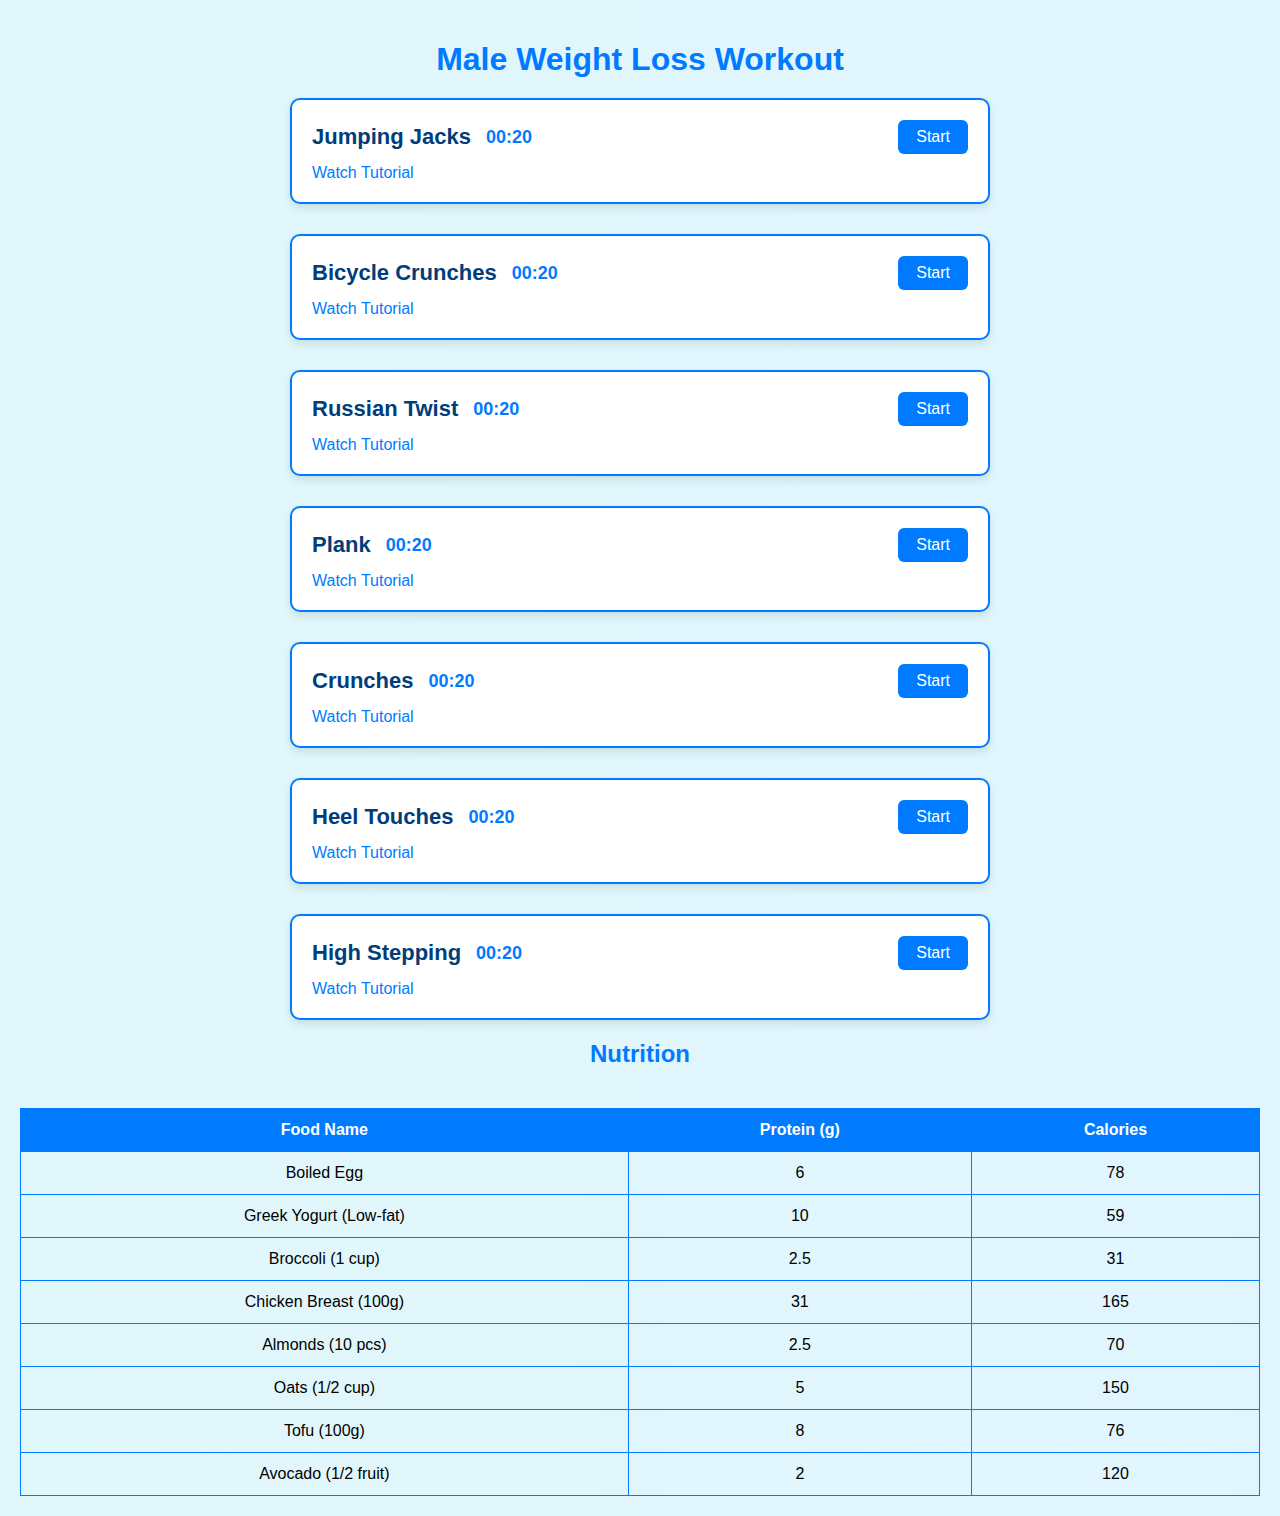
<file: app/src/main/assets/WeightLossF.html>
<!DOCTYPE html>
<html lang="en">
<head>
    <meta charset="UTF-8" />
    <meta name="viewport" content="width=device-width, initial-scale=1" />
    <title>Weight Loss Workout - FitTrackk</title>
    <style>
        body {
          font-family: Arial, sans-serif;
          background: linear-gradient(to right, #e0f7fa, #e1f5fe);
          margin: 0;
          padding: 20px;
          overflow-y: auto;
        }

        h1, h2 {
          text-align: center;
          color: #007bff;
          margin-bottom: 20px;
        }

        .workout-container {
          max-width: 700px;
          margin: auto;
          display: flex;
          flex-direction: column;
          gap: 30px;
        }

        .exercise-card {
          background-color: #fff;
          border: 2px solid #007bff;
          border-radius: 10px;
          padding: 20px;
          display: flex;
          flex-direction: column;
          gap: 10px;
          box-shadow: 0 4px 8px rgba(0,0,0,0.1);
        }

        .exercise-header {
          display: flex;
          justify-content: space-between;
          align-items: center;
          flex-wrap: wrap;
        }

        .exercise-title-container {
          display: flex;
          align-items: center;
          gap: 15px;
        }

        .exercise-title {
          font-size: 22px;
          color: #003d7a;
          margin: 0;
        }

        .timer {
          font-size: 18px;
          font-weight: bold;
          color: #007bff;
        }

        button {
          padding: 8px 18px;
          font-size: 16px;
          border-radius: 6px;
          cursor: pointer;
          background-color: #007bff;
          color: white;
          border: none;
          transition: background-color 0.3s ease;
        }

        button:disabled {
          background-color: #99cfff;
          cursor: default;
        }

        a.tutorial-link {
          color: #007bff;
          font-weight: 500;
          text-decoration: none;
        }

        a.tutorial-link:hover {
          text-decoration: underline;
        }

        table {
          width: 100%;
          border-collapse: collapse;
          margin-top: 40px;
        }

        th, td {
          padding: 12px;
          border: 1px solid #007bff;
          text-align: center;
        }

        th {
          background-color: #007bff;
          color: white;
        }

        @media(max-width: 720px) {
          .exercise-header {
            flex-direction: column;
            align-items: flex-start;
            gap: 10px;
          }

          .exercise-title-container {
            flex-direction: row;
            justify-content: space-between;
            width: 100%;
          }
        }
    </style>
</head>
<body>

<h1>Male Weight Loss Workout</h1>

<div class="workout-container">

    <!-- Jumping Jacks -->
    <div class="exercise-card">
        <div class="exercise-header">
            <div class="exercise-title-container">
                <h3 class="exercise-title">Jumping Jacks</h3>
                <span class="timer" id="timer1">00:20</span>
            </div>
            <button onclick="startWorkout(20, 'timer1', this)">Start</button>
        </div>
        <a href="https://www.youtube.com/watch?v=c4DAnQ6DtF8" class="tutorial-link" target="_blank">Watch Tutorial</a>
    </div>

    <!-- Bicycle Crunches -->
    <div class="exercise-card">
        <div class="exercise-header">
            <div class="exercise-title-container">
                <h3 class="exercise-title">Bicycle Crunches</h3>
                <span class="timer" id="timer2">00:20</span>
            </div>
            <button onclick="startWorkout(20, 'timer2', this)">Start</button>
        </div>
        <a href="https://www.youtube.com/watch?v=9FGilxCbdz8" class="tutorial-link" target="_blank">Watch Tutorial</a>
    </div>

    <!-- Russian Twist -->
    <div class="exercise-card">
        <div class="exercise-header">
            <div class="exercise-title-container">
                <h3 class="exercise-title">Russian Twist</h3>
                <span class="timer" id="timer3">00:20</span>
            </div>
            <button onclick="startWorkout(20, 'timer3', this)">Start</button>
        </div>
        <a href="https://www.youtube.com/watch?v=wkD8rjkodUI" class="tutorial-link" target="_blank">Watch Tutorial</a>
    </div>

    <!-- Plank -->
    <div class="exercise-card">
        <div class="exercise-header">
            <div class="exercise-title-container">
                <h3 class="exercise-title">Plank</h3>
                <span class="timer" id="timer4">00:20</span>
            </div>
            <button onclick="startWorkout(20, 'timer4', this)">Start</button>
        </div>
        <a href="https://www.youtube.com/watch?v=pSHjTRCQxIw" class="tutorial-link" target="_blank">Watch Tutorial</a>
    </div>

    <!-- Crunches -->
    <div class="exercise-card">
        <div class="exercise-header">
            <div class="exercise-title-container">
                <h3 class="exercise-title">Crunches</h3>
                <span class="timer" id="timer5">00:20</span>
            </div>
            <button onclick="startWorkout(20, 'timer5', this)">Start</button>
        </div>
        <a href="https://www.youtube.com/watch?v=Xyd_fa5zoEU" class="tutorial-link" target="_blank">Watch Tutorial</a>
    </div>

    <!-- Heel Touches -->
    <div class="exercise-card">
        <div class="exercise-header">
            <div class="exercise-title-container">
                <h3 class="exercise-title">Heel Touches</h3>
                <span class="timer" id="timer6">00:20</span>
            </div>
            <button onclick="startWorkout(20, 'timer6', this)">Start</button>
        </div>
        <a href="https://youtube.com/shorts/i-BBrCVNT9A?si=msBE4Xf52H9rDItq" class="tutorial-link" target="_blank">Watch Tutorial</a>
    </div>

    <!-- High Stepping -->
    <div class="exercise-card">
        <div class="exercise-header">
            <div class="exercise-title-container">
                <h3 class="exercise-title">High Stepping</h3>
                <span class="timer" id="timer7">00:20</span>
            </div>
            <button onclick="startWorkout(20, 'timer7', this)">Start</button>
        </div>
        <a href="https://youtube.com/shorts/eUCjiHRa05c?si=nboYK8MOiQ6x9ZoE" class="tutorial-link" target="_blank">Watch Tutorial</a>
    </div>

</div>

<!-- Nutrition Table -->
<h2>Nutrition</h2>
<table>
    <thead>
    <tr>
        <th>Food Name</th>
        <th>Protein (g)</th>
        <th>Calories</th>
    </tr>
    </thead>
    <tbody>
    <tr>
        <td>Boiled Egg</td>
        <td>6</td>
        <td>78</td>
    </tr>
    <tr>
        <td>Greek Yogurt (Low-fat)</td>
        <td>10</td>
        <td>59</td>
    </tr>
    <tr>
        <td>Broccoli (1 cup)</td>
        <td>2.5</td>
        <td>31</td>
    </tr>
    <tr>
        <td>Chicken Breast (100g)</td>
        <td>31</td>
        <td>165</td>
    </tr>
    <tr>
        <td>Almonds (10 pcs)</td>
        <td>2.5</td>
        <td>70</td>
    </tr>
    <tr>
        <td>Oats (1/2 cup)</td>
        <td>5</td>
        <td>150</td>
    </tr>
    <tr>
        <td>Tofu (100g)</td>
        <td>8</td>
        <td>76</td>
    </tr>
    <tr>
        <td>Avocado (1/2 fruit)</td>
        <td>2</td>
        <td>120</td>
    </tr>
    </tbody>
</table>

<script>
    let activeInterval = null

  function startWorkout(duration, timerId, button) {
    if (activeInterval) clearInterval(activeInterval);

    // Reset all timers and buttons
    document.querySelectorAll('.timer').forEach(t => t.textContent = "00:30");
    document.querySelectorAll('button').forEach(btn => {
      btn.disabled = false;
      btn.textContent = "Start";
    });

    let timer = duration;
    const display = document.getElementById(timerId);
    button.disabled = true;
    button.textContent = "Running...";

    activeInterval = setInterval(() => {
      const seconds = timer % 60;
      display.textContent = `00:${seconds < 10 ? '0' + seconds : seconds}`;
      if (--timer < 0) {
        clearInterval(activeInterval);
        display.textContent = "Done!";
        button.disabled = false;
        button.textContent = "Restart";
      }
    }, 1000);
  }
</script>
</file>
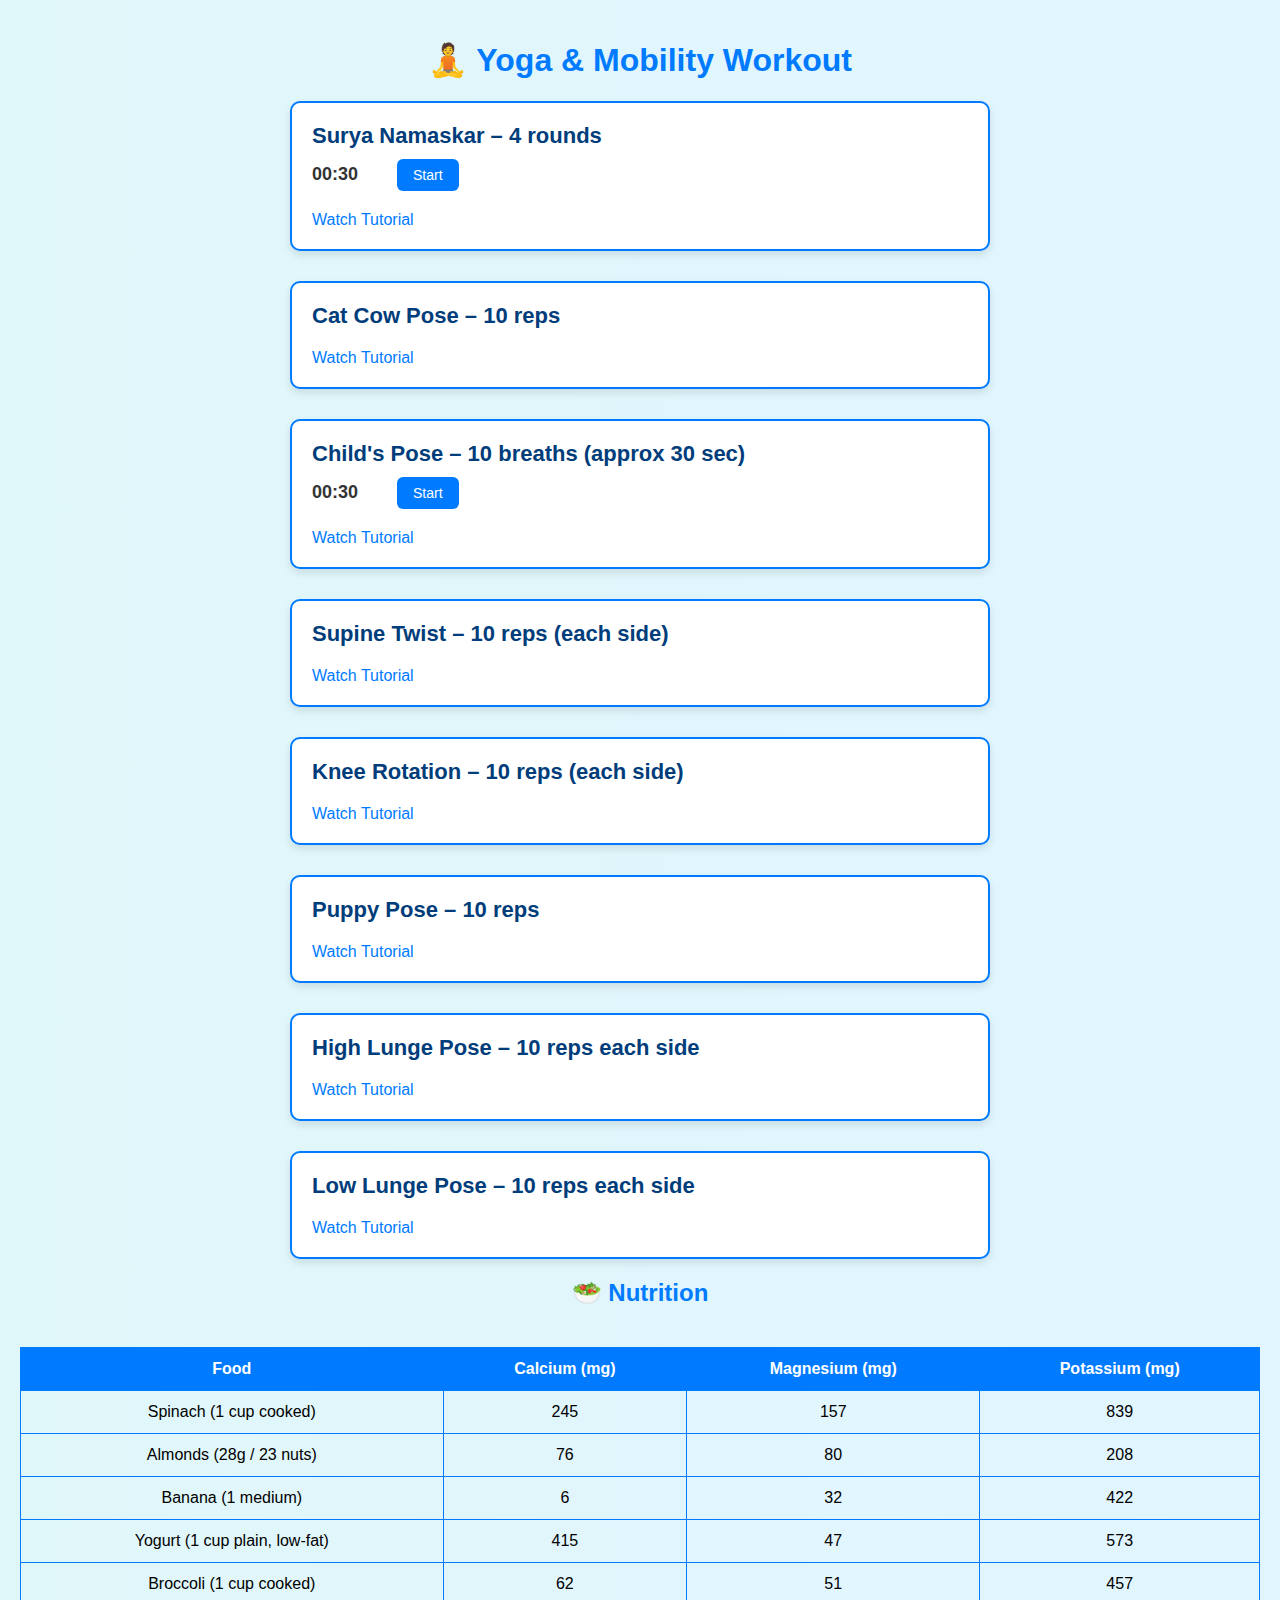
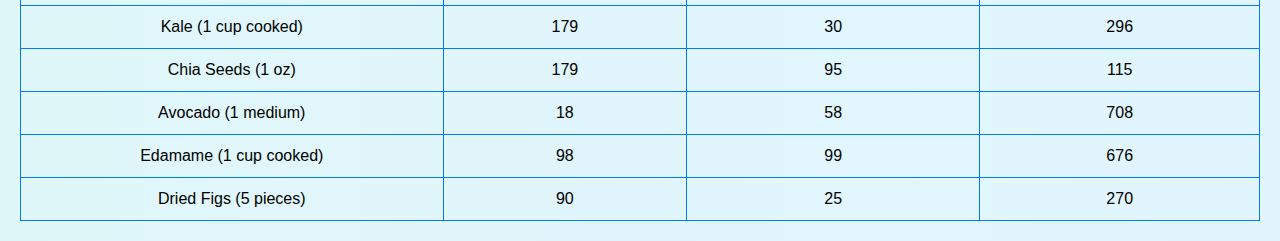
<file: app/src/main/assets/Yoga.html>
<!DOCTYPE html>
<html lang="en">
<head>
    <meta charset="UTF-8" />
    <meta name="viewport" content="width=device-width, initial-scale=1" />
    <title>Yoga & Mobility Workout - FitTrackk</title>
    <style>
        body {
          font-family: Arial, sans-serif;
          background: linear-gradient(to right, #e0f7fa, #e1f5fe);
          margin: 0;
          padding: 20px;
        }

        h1, h2 {
          text-align: center;
          color: #007bff;
        }

        .workout-container {
          max-width: 700px;
          margin: auto;
          display: flex;
          flex-direction: column;
          gap: 30px;
        }

        .exercise-card {
          background-color: #ffffff;
          border: 2px solid #007bff;
          border-radius: 10px;
          padding: 20px;
          box-shadow: 0 4px 8px rgba(0,0,0,0.1);
        }

        .exercise-title {
          font-size: 22px;
          color: #003d7a;
          font-weight: bold;
          margin-bottom: 10px;
        }

        .timer-start-container {
          display: flex;
          align-items: center;
          gap: 15px;
          margin-bottom: 10px;
        }

        .timer {
          font-size: 18px;
          font-weight: bold;
          color: #333;
          min-width: 70px;
          display: inline-block;
        }

        button {
          padding: 8px 16px;
          font-size: 14px;
          border-radius: 6px;
          background-color: #007bff;
          color: white;
          border: none;
          cursor: pointer;
        }

        button:disabled {
          background-color: #99cfff;
          cursor: not-allowed;
        }

        a.tutorial-link {
          color: #007bff;
          text-decoration: none;
          font-weight: 500;
          display: inline-block;
          margin-top: 10px;
        }

        a.tutorial-link:hover {
          text-decoration: underline;
        }

        table {
          width: 100%;
          margin-top: 40px;
          border-collapse: collapse;
        }

        th, td {
          border: 1px solid #007bff;
          padding: 12px;
          text-align: center;
        }

        th {
          background-color: #007bff;
          color: white;
        }

        @media(max-width: 720px) {
          .exercise-title {
            font-size: 18px;
          }
        }
    </style>
</head>
<body>

<h1>🧘 Yoga & Mobility Workout</h1>

<div class="workout-container">

    <!-- Surya Namaskar -->
    <div class="exercise-card">
        <div class="exercise-title">Surya Namaskar – 4 rounds</div>
        <div class="timer-start-container">
            <span id="timer1" class="timer">00:30</span>
            <button onclick="startWorkout(30, 'timer1', this)">Start</button>
        </div>
        <a href="https://youtu.be/1xRX1MuoImw?si=2fkLQXinW4BL1t9W" class="tutorial-link" target="_blank">Watch Tutorial</a>
    </div>

    <!-- Cat Cow Pose -->
    <div class="exercise-card">
        <div class="exercise-title">Cat Cow Pose – 10 reps</div>
        <a href="https://www.youtube.com/watch?v=kqnua4rHVVA" class="tutorial-link" target="_blank">Watch Tutorial</a>
    </div>

    <!-- Child's Pose -->
    <div class="exercise-card">
        <div class="exercise-title">Child's Pose – 10 breaths (approx 30 sec)</div>
        <div class="timer-start-container">
            <span id="timer2" class="timer">00:30</span>
            <button onclick="startWorkout(30, 'timer2', this)">Start</button>
        </div>
        <a href="https://youtu.be/nMp3MlTz9fA?si=qNiLC3CPvGI50pcx" class="tutorial-link" target="_blank">Watch Tutorial</a>
    </div>

    <!-- Supine Twist -->
    <div class="exercise-card">
        <div class="exercise-title">Supine Twist – 10 reps (each side)</div>
        <a href="https://youtube.com/shorts/CjgM_Jd-14U?si=rEsHfHHlfOJRVchi" class="tutorial-link" target="_blank">Watch Tutorial</a>
    </div>

    <!-- Knee Rotation -->
    <div class="exercise-card">
        <div class="exercise-title">Knee Rotation – 10 reps (each side)</div>
        <a href="https://youtube.com/shorts/i8ynz665Ty8?si=tuqB6fOWqezZsup1" class="tutorial-link" target="_blank">Watch Tutorial</a>
    </div>

    <!-- Puppy Pose -->
    <div class="exercise-card">
        <div class="exercise-title">Puppy Pose – 10 reps</div>
        <a href="https://youtube.com/shorts/VG160KYj0sg?si=wGahLMYT5ea_TvdG" class="tutorial-link" target="_blank">Watch Tutorial</a>
    </div>

    <!-- High Lunge Pose -->
    <div class="exercise-card">
        <div class="exercise-title">High Lunge Pose – 10 reps each side</div>
        <a href="https://youtu.be/eLx9pyYLrYE?si=9_fWiAe_eXisDSGc" class="tutorial-link" target="_blank">Watch Tutorial</a>
    </div>

    <!-- Low Lunge Pose -->
    <div class="exercise-card">
        <div class="exercise-title">Low Lunge Pose – 10 reps each side</div>
        <a href="https://youtu.be/-Rprn7V7qgo?si=JofKZYVozgBDDv_f" class="tutorial-link" target="_blank">Watch Tutorial</a>
    </div>

</div>

<!-- Nutrition Table -->
<h2>🥗 Nutrition</h2>
<table>
    <thead>
    <tr>
        <th>Food</th>
        <th>Calcium (mg)</th>
        <th>Magnesium (mg)</th>
        <th>Potassium (mg)</th>
    </tr>
    </thead>
    <tbody>
    <tr>
        <td>Spinach (1 cup cooked)</td>
        <td>245</td>
        <td>157</td>
        <td>839</td>
    </tr>
    <tr>
        <td>Almonds (28g / 23 nuts)</td>
        <td>76</td>
        <td>80</td>
        <td>208</td>
    </tr>
    <tr>
        <td>Banana (1 medium)</td>
        <td>6</td>
        <td>32</td>
        <td>422</td>
    </tr>
    <tr>
        <td>Yogurt (1 cup plain, low-fat)</td>
        <td>415</td>
        <td>47</td>
        <td>573</td>
    </tr>
    <tr>
        <td>Broccoli (1 cup cooked)</td>
        <td>62</td>
        <td>51</td>
        <td>457</td>
    </tr>
    <tr>
        <td>Kale (1 cup cooked)</td>
        <td>179</td>
        <td>30</td>
        <td>296</td>
    </tr>
    <tr>
        <td>Chia Seeds (1 oz)</td>
        <td>179</td>
        <td>95</td>
        <td>115</td>
    </tr>
    <tr>
        <td>Avocado (1 medium)</td>
        <td>18</td>
        <td>58</td>
        <td>708</td>
    </tr>
    <tr>
        <td>Edamame (1 cup cooked)</td>
        <td>98</td>
        <td>99</td>
        <td>676</td>
    </tr>
    <tr>
        <td>Dried Figs (5 pieces)</td>
        <td>90</td>
        <td>25</td>
        <td>270</td>
    </tr>
    </tbody>
</table>

<script>
    let activeInterval = null;

    function startWorkout(duration, timerId, button) {
      if (activeInterval) clearInterval(activeInterval);

      // Reset all timers and buttons
      document.querySelectorAll('.timer').forEach(t => {
        const defaultTimes = {
          timer1: '00:30',
          timer2: '00:30'
          // Add more if you introduce new timers
        };
        t.textContent = defaultTimes[t.id] || "00:30";
      });

      document.querySelectorAll('button').forEach(btn => {
        btn.disabled = false;
        btn.textContent = "Start";
      });

      let timer = duration;
      const display = document.getElementById(timerId);
      button.disabled = true;
      button.textContent = "Running...";

      activeInterval = setInterval(() => {
        const seconds = timer % 60;
        display.textContent = `00:${seconds < 10 ? '0' + seconds : seconds}`;
        if (--timer < 0) {
          clearInterval(activeInterval);
          display.textContent = "Done!";
          button.disabled = false;
          button.textContent = "Restart";
        }
      }, 1000);
    }
</script>

</body>
</html>
</file>
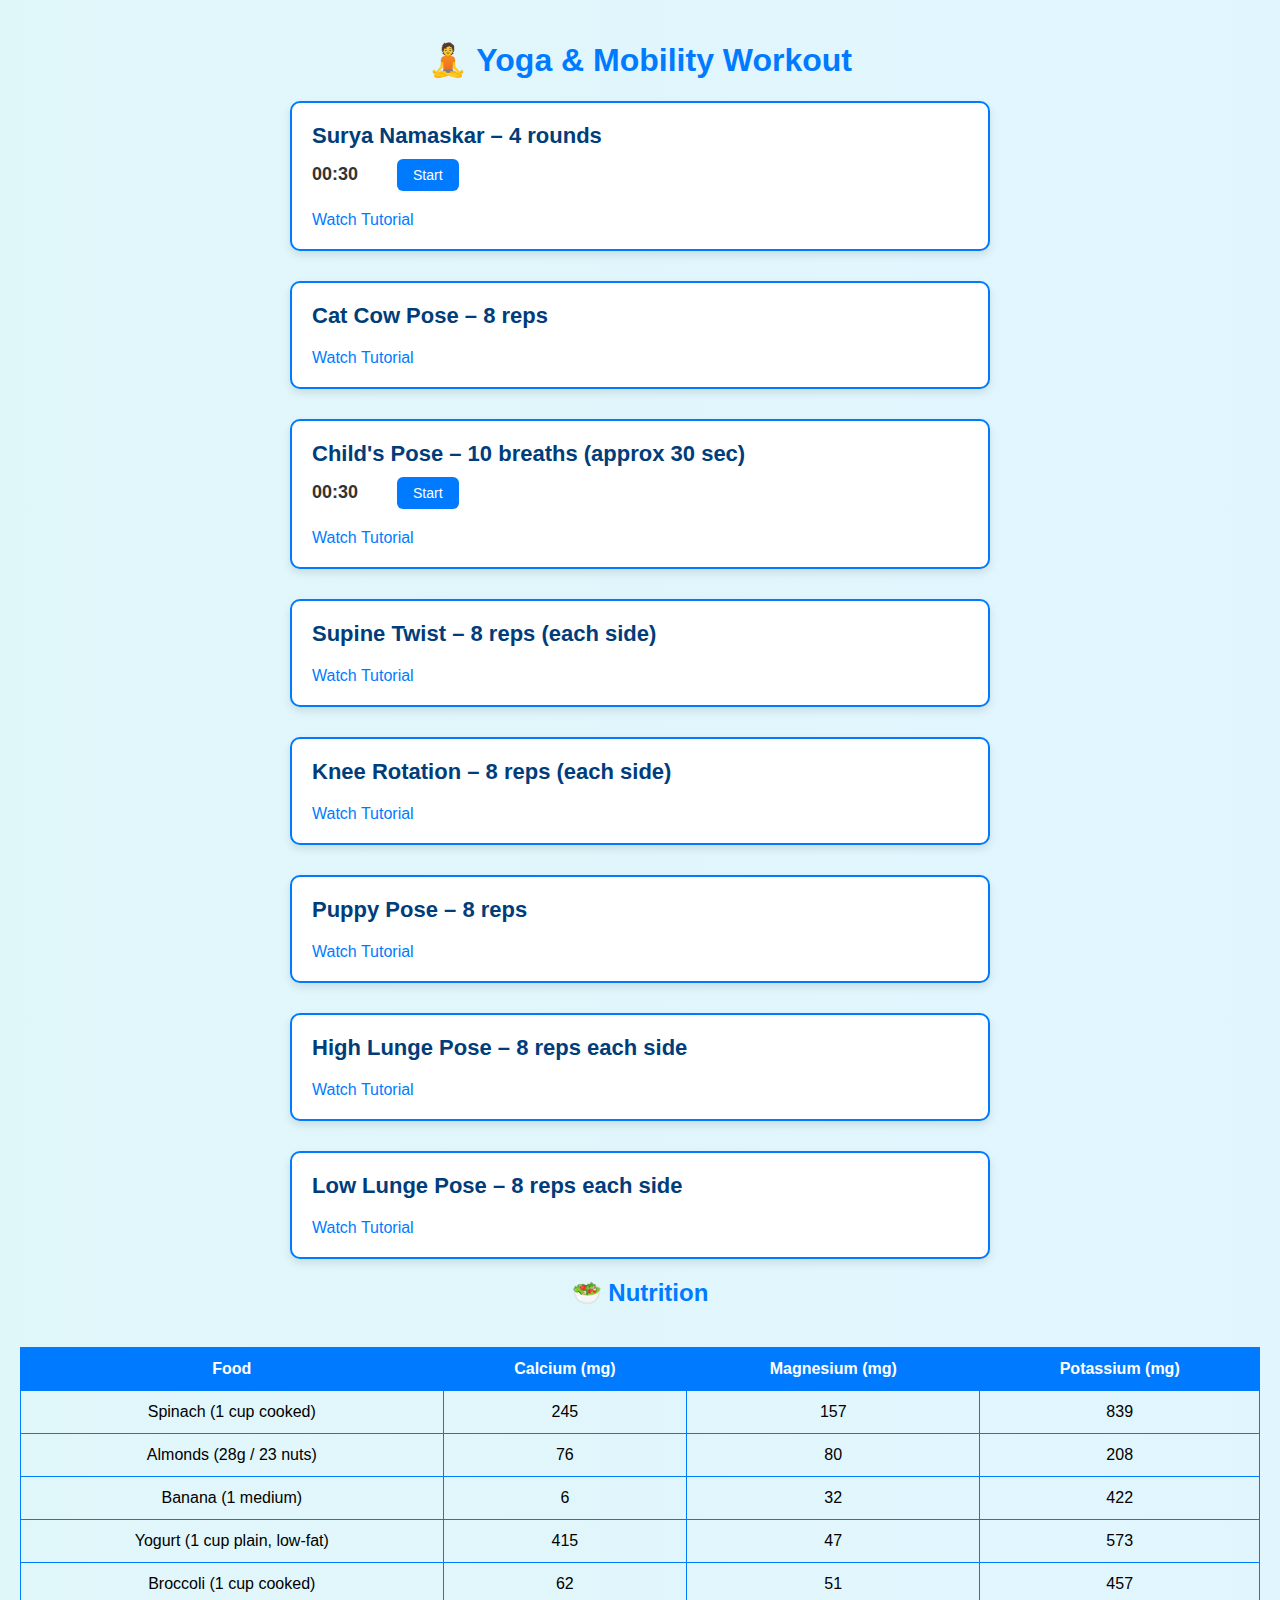
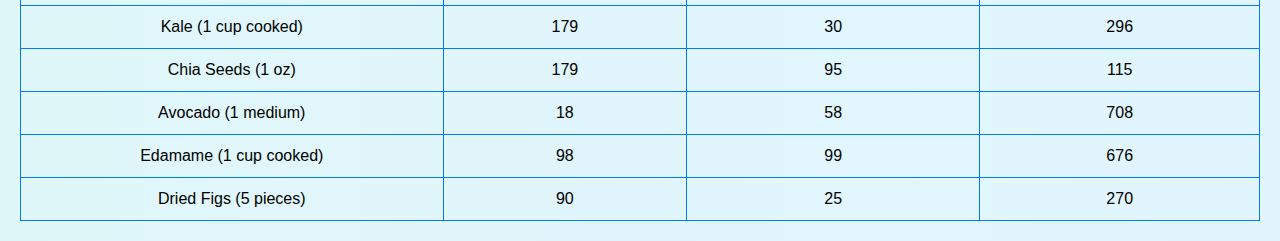
<file: app/src/main/assets/YogaF.html>
<!DOCTYPE html>
<html lang="en">
<head>
    <meta charset="UTF-8" />
    <meta name="viewport" content="width=device-width, initial-scale=1" />
    <title>Yoga & Mobility Workout - FitTrackk</title>
    <style>
        body {
          font-family: Arial, sans-serif;
          background: linear-gradient(to right, #e0f7fa, #e1f5fe);
          margin: 0;
          padding: 20px;
        }

        h1, h2 {
          text-align: center;
          color: #007bff;
        }

        .workout-container {
          max-width: 700px;
          margin: auto;
          display: flex;
          flex-direction: column;
          gap: 30px;
        }

        .exercise-card {
          background-color: #ffffff;
          border: 2px solid #007bff;
          border-radius: 10px;
          padding: 20px;
          box-shadow: 0 4px 8px rgba(0,0,0,0.1);
        }

        .exercise-title {
          font-size: 22px;
          color: #003d7a;
          font-weight: bold;
          margin-bottom: 10px;
        }

        .timer-start-container {
          display: flex;
          align-items: center;
          gap: 15px;
          margin-bottom: 10px;
        }

        .timer {
          font-size: 18px;
          font-weight: bold;
          color: #333;
          min-width: 70px;
          display: inline-block;
        }

        button {
          padding: 8px 16px;
          font-size: 14px;
          border-radius: 6px;
          background-color: #007bff;
          color: white;
          border: none;
          cursor: pointer;
        }

        button:disabled {
          background-color: #99cfff;
          cursor: not-allowed;
        }

        a.tutorial-link {
          color: #007bff;
          text-decoration: none;
          font-weight: 500;
          display: inline-block;
          margin-top: 10px;
        }

        a.tutorial-link:hover {
          text-decoration: underline;
        }

        table {
          width: 100%;
          margin-top: 40px;
          border-collapse: collapse;
        }

        th, td {
          border: 1px solid #007bff;
          padding: 12px;
          text-align: center;
        }

        th {
          background-color: #007bff;
          color: white;
        }

        @media(max-width: 720px) {
          .exercise-title {
            font-size: 18px;
          }
        }
    </style>
</head>
<body>

<h1>🧘 Yoga & Mobility Workout</h1>

<div class="workout-container">

    <!-- Surya Namaskar -->
    <div class="exercise-card">
        <div class="exercise-title">Surya Namaskar – 4 rounds</div>
        <div class="timer-start-container">
            <span id="timer1" class="timer">00:30</span>
            <button onclick="startWorkout(30, 'timer1', this)">Start</button>
        </div>
        <a href="https://youtu.be/1xRX1MuoImw?si=2fkLQXinW4BL1t9W" class="tutorial-link" target="_blank">Watch Tutorial</a>
    </div>

    <!-- Cat Cow Pose -->
    <div class="exercise-card">
        <div class="exercise-title">Cat Cow Pose – 8 reps</div>
        <a href="https://www.youtube.com/watch?v=kqnua4rHVVA" class="tutorial-link" target="_blank">Watch Tutorial</a>
    </div>

    <!-- Child's Pose -->
    <div class="exercise-card">
        <div class="exercise-title">Child's Pose – 10 breaths (approx 30 sec)</div>
        <div class="timer-start-container">
            <span id="timer2" class="timer">00:30</span>
            <button onclick="startWorkout(30, 'timer2', this)">Start</button>
        </div>
        <a href="https://youtu.be/nMp3MlTz9fA?si=qNiLC3CPvGI50pcx" class="tutorial-link" target="_blank">Watch Tutorial</a>
    </div>

    <!-- Supine Twist -->
    <div class="exercise-card">
        <div class="exercise-title">Supine Twist – 8 reps (each side)</div>
        <a href="https://youtube.com/shorts/CjgM_Jd-14U?si=rEsHfHHlfOJRVchi" class="tutorial-link" target="_blank">Watch Tutorial</a>
    </div>

    <!-- Knee Rotation -->
    <div class="exercise-card">
        <div class="exercise-title">Knee Rotation – 8 reps (each side)</div>
        <a href="https://youtube.com/shorts/i8ynz665Ty8?si=tuqB6fOWqezZsup1" class="tutorial-link" target="_blank">Watch Tutorial</a>
    </div>

    <!-- Puppy Pose -->
    <div class="exercise-card">
        <div class="exercise-title">Puppy Pose – 8 reps</div>
        <a href="https://youtube.com/shorts/VG160KYj0sg?si=wGahLMYT5ea_TvdG" class="tutorial-link" target="_blank">Watch Tutorial</a>
    </div>

    <!-- High Lunge Pose -->
    <div class="exercise-card">
        <div class="exercise-title">High Lunge Pose – 8 reps each side</div>
        <a href="https://youtu.be/eLx9pyYLrYE?si=9_fWiAe_eXisDSGc" class="tutorial-link" target="_blank">Watch Tutorial</a>
    </div>

    <!-- Low Lunge Pose -->
    <div class="exercise-card">
        <div class="exercise-title">Low Lunge Pose – 8 reps each side</div>
        <a href="https://youtu.be/-Rprn7V7qgo?si=JofKZYVozgBDDv_f" class="tutorial-link" target="_blank">Watch Tutorial</a>
    </div>

</div>

<!-- Nutrition Table -->
<h2>🥗 Nutrition</h2>
<table>
    <thead>
    <tr>
        <th>Food</th>
        <th>Calcium (mg)</th>
        <th>Magnesium (mg)</th>
        <th>Potassium (mg)</th>
    </tr>
    </thead>
    <tbody>
    <tr>
        <td>Spinach (1 cup cooked)</td>
        <td>245</td>
        <td>157</td>
        <td>839</td>
    </tr>
    <tr>
        <td>Almonds (28g / 23 nuts)</td>
        <td>76</td>
        <td>80</td>
        <td>208</td>
    </tr>
    <tr>
        <td>Banana (1 medium)</td>
        <td>6</td>
        <td>32</td>
        <td>422</td>
    </tr>
    <tr>
        <td>Yogurt (1 cup plain, low-fat)</td>
        <td>415</td>
        <td>47</td>
        <td>573</td>
    </tr>
    <tr>
        <td>Broccoli (1 cup cooked)</td>
        <td>62</td>
        <td>51</td>
        <td>457</td>
    </tr>
    <tr>
        <td>Kale (1 cup cooked)</td>
        <td>179</td>
        <td>30</td>
        <td>296</td>
    </tr>
    <tr>
        <td>Chia Seeds (1 oz)</td>
        <td>179</td>
        <td>95</td>
        <td>115</td>
    </tr>
    <tr>
        <td>Avocado (1 medium)</td>
        <td>18</td>
        <td>58</td>
        <td>708</td>
    </tr>
    <tr>
        <td>Edamame (1 cup cooked)</td>
        <td>98</td>
        <td>99</td>
        <td>676</td>
    </tr>
    <tr>
        <td>Dried Figs (5 pieces)</td>
        <td>90</td>
        <td>25</td>
        <td>270</td>
    </tr>
    </tbody>
</table>

<script>
    let activeInterval = null;

    function startWorkout(duration, timerId, button) {
      if (activeInterval) clearInterval(activeInterval);

      // Reset all timers and buttons
      document.querySelectorAll('.timer').forEach(t => {
        const defaultTimes = {
          timer1: '00:30',
          timer2: '00:30'
          // Add more if you introduce new timers
        };
        t.textContent = defaultTimes[t.id] || "00:30";
      });

      document.querySelectorAll('button').forEach(btn => {
        btn.disabled = false;
        btn.textContent = "Start";
      });

      let timer = duration;
      const display = document.getElementById(timerId);
      button.disabled = true;
      button.textContent = "Running...";

      activeInterval = setInterval(() => {
        const seconds = timer % 60;
        display.textContent = `00:${seconds < 10 ? '0' + seconds : seconds}`;
        if (--timer < 0) {
          clearInterval(activeInterval);
          display.textContent = "Done!";
          button.disabled = false;
          button.textContent = "Restart";
        }
      }, 1000);
    }
</script>

</body>
</html>
</file>
<file: app/src/main/assets/style.css>
/* General Styles */
/* Index Page Style */
.index-body {
  background: linear-gradient(to right, #00c6ff, #0072ff);
  height: 100vh;
  display: flex;
  justify-content: center;
  align-items: center;
}

.index-container {
  text-align: center;
  background: white;
  padding: 40px 50px;
  border-radius: 15px;
  box-shadow: 0 15px 30px rgba(0, 0, 0, 0.2);
  max-width: 400px;
  width: 90%;
}

.fittrack-title {
  font-size: 3rem;
  color: #0072ff;
  margin-bottom: 10px;
  font-weight: bold;
}

.tagline {
  font-size: 1.2rem;
  color: #333;
  margin-bottom: 30px;
}

.next-btn {
  background-color: #0072ff;
  color: white;
  padding: 14px 30px;
  font-size: 16px;
  border: none;
  border-radius: 8px;
  cursor: pointer;
  transition: background-color 0.3s ease;
}

.next-btn:hover {
  background-color: #005ad1;
}

/* Shared style.css */

body {
  margin: 0;
  font-family: 'Segoe UI', sans-serif;
  display: flex;
  align-items: center;
  justify-content: center;
  height: 100vh;
}

/* Sign Up Theme */
.signup-body {
  background: linear-gradient(to right, #6a11cb, #2575fc);
}

/* Login Theme */
.login-body {
  background: linear-gradient(to right, #ff416c, #ff4b2b);
}
/* Login Page Theme - Updated to match FitTrack style */
.login-body {
  background: linear-gradient(to right, #00c6ff, #0072ff); /* Same as index */
  height: 100vh;
  display: flex;
  align-items: center;
  justify-content: center;
}


.form-container {
  background: white;
  padding: 30px 35px;
  border-radius: 12px;
  box-shadow: 0 10px 25px rgba(0, 0, 0, 0.15);
  width: 90%;
  max-width: 400px;
  text-align: center;
}

h2 {
  margin-bottom: 20px;
  color: #333;
}

input {
  width: 100%;
  padding: 12px;
  margin: 10px 0;
  font-size: 16px;
  border: 1px solid #ccc;
  border-radius: 6px;
  box-sizing: border-box;
}

/* Gender Selection Page */
.gender-body {
  background: linear-gradient(to right, #00c6ff, #0072ff);
  height: 100vh;
  display: flex;
  justify-content: center;
  align-items: center;
  font-family: 'Segoe UI', sans-serif;
}

.gender-container {
  text-align: center;
  background: #ffffff;
  padding: 40px;
  border-radius: 15px;
  box-shadow: 0 10px 30px rgba(0, 0, 0, 0.2);
  max-width: 400px;
  width: 90%;
}

.gender-container h2 {
  font-size: 2.2rem;
  color: #0072ff;
  margin-bottom: 30px;
}

.gender-options {
  display: flex;
  flex-direction: column;
  gap: 20px;
}

.gender-box {
  border: 2px solid #0072ff;
  border-radius: 12px;
  padding: 20px;
  cursor: pointer;
  transition: all 0.3s ease;
  display: flex;
  align-items: center;
  justify-content: center;
  gap: 15px;
  background-color: #f0f8ff;
}

.gender-box:hover {
  background-color: #0072ff;
  color: white;
}

.gender-box img {
  width: 40px;
  height: 40px;
}

.gender-box span {
  font-size: 1.2rem;
  font-weight: bold;
}


button {
  width: 100%;
  padding: 12px;
  background-color: #1e90ff;
  border: none;
  color: white;
  font-size: 16px;
  font-weight: bold;
  border-radius: 6px;
  cursor: pointer;
  transition: background-color 0.3s ease;
}

button:hover {
  background-color: #0c7bdc;
}

a {
  color: #1e90ff;
  text-decoration: none;
}

a:hover {
  text-decoration: underline;
}


body {
  margin: 0;
  font-family: 'Segoe UI', sans-serif;
  background: #f0f4f8;
  display: flex;
  justify-content: center;
  align-items: center;
  min-height: 100vh;
}

.container {
  background: #ffffff;
  padding: 30px 40px;
  border-radius: 12px;
  box-shadow: 0 0 15px rgba(0,0,0,0.1);
  width: 90%;
  max-width: 500px;
  text-align: center;
}

h2 {
  margin-bottom: 25px;
  color: #333;
}

/* Inputs & Buttons */
input[type="text"],
input[type="email"],
input[type="password"],
input[type="tel"],
select {
  width: 100%;
  padding: 12px;
  margin: 10px 0 20px 0;
  border: 1px solid #ccc;
  border-radius: 8px;
  font-size: 16px;
}

input[type="radio"] {
  transform: scale(1.2);
}

button {
  background-color: #0072ff;
  color: white;
  border: none;
  padding: 12px 20px;
  font-size: 16px;
  border-radius: 8px;
  cursor: pointer;
  margin-top: 15px;
  transition: background-color 0.3s ease;
}

button:hover {
  background-color: #005ad9;
}

/* Gender Selection */
.gender-options {
  display: flex;
  justify-content: space-around;
  margin: 20px 0;
}

.gender-label {
  font-size: 18px;
  display: flex;
  align-items: center;
  gap: 8px;
}

/* Range Sliders */
input[type="range"] {
  width: 100%;
  margin: 10px 0 25px 0;
  accent-color: #0072ff;
}

.details-body {
  background: linear-gradient(to right, #00c6ff, #0072ff);
  display: flex;
  justify-content: center;
  align-items: center;
  height: 100vh;
  font-family: 'Segoe UI', sans-serif;
}

.form-box {
  background: #fff;
  padding: 40px;
  border-radius: 15px;
  box-shadow: 0 10px 30px rgba(0,0,0,0.15);
  max-width: 400px;
  width: 90%;
  text-align: center;
}

.form-box h2 {
  color: #0072ff;
  font-size: 2rem;
  margin-bottom: 30px;
}

.input-card {
  background: #f2f8ff;
  border: 2px solid #0072ff;
  padding: 20px;
  border-radius: 12px;
  margin-bottom: 25px;
  text-align: left;
}

.input-card label {
  font-size: 1rem;
  font-weight: 600;
  display: block;
  margin-bottom: 10px;
  color: #333;
}

.input-card input[type=range] {
  width: 100%;
}

.value-box {
  background-color: #0072ff;
  color: white;
  padding: 10px;
  width: 60px;
  text-align: center;
  border-radius: 8px;
  font-weight: bold;
  margin-top: 10px;
}

.next-btn {
  background-color: #0072ff;
  color: white;
  padding: 12px 30px;
  border: none;
  border-radius: 8px;
  font-size: 1rem;
  cursor: pointer;
  margin-top: 15px;
}

.next-btn:hover {
  background-color: #0057d9;
}

.details-body {
  background: linear-gradient(to right, #00c6ff, #0072ff);
  min-height: 100vh;
  display: flex;
  justify-content: center;
  align-items: center;
  font-family: 'Segoe UI', sans-serif;
  padding: 20px;
  box-sizing: border-box;
}

.form-box {
  background: #fff;
  padding: 30px 20px;
  border-radius: 15px;
  box-shadow: 0 10px 30px rgba(0,0,0,0.15);
  max-width: 400px;
  width: 100%;
  text-align: center;
}

.form-box h2 {
  color: #0072ff;
  font-size: 1.8rem;
  margin-bottom: 25px;
}

.input-card {
  background: #f2f8ff;
  border: 2px solid #0072ff;
  padding: 15px;
  border-radius: 12px;
  margin-bottom: 20px;
  text-align: left;
}

.input-card label {
  font-size: 1rem;
  font-weight: 600;
  display: block;
  margin-bottom: 10px;
  color: #333;
}

.input-card input[type=range] {
  width: 100%;
}

.value-box {
  background-color: #0072ff;
  color: white;
  padding: 10px;
  width: 60px;
  text-align: center;
  border-radius: 8px;
  font-weight: bold;
  margin-top: 10px;
}

.next-btn {
  background-color: #0072ff;
  color: white;
  padding: 12px 30px;
  border: none;
  border-radius: 8px;
  font-size: 1rem;
  cursor: pointer;
  margin-top: 10px;
}

.next-btn:hover {
  background-color: #0057d9;
}

/* Responsive adjustments */
@media (max-width: 480px) {
  .form-box {
    padding: 20px 15px;
  }

  .form-box h2 {
    font-size: 1.5rem;
  }

  .value-box {
    width: 50px;
    padding: 8px;
  }

  .next-btn {
    width: 100%;
    font-size: 1rem;
  }
}

.workout-body {
  background: linear-gradient(to right, #00c6ff, #0072ff);
  min-height: 100vh;
  padding: 30px 20px;
  display: flex;
  flex-direction: column;
  align-items: center;
  font-family: 'Segoe UI', sans-serif;
}

.goal-container h2 {
  color: white;
  font-size: 2rem;
  font-weight: bold;
  margin-bottom: 20px;
  text-align: center;
}

.goal-options-grid {
  display: grid;
  grid-template-columns: repeat(auto-fit, minmax(150px, 1fr));
  gap: 20px;
  width: 100%;
  max-width: 700px;
}

.goal-box {
  background-size: cover;
  background-position: center;
  height: 150px;
  border-radius: 12px;
  color: white;
  font-weight: 700;
  font-size: 1.1rem;
  display: flex;
  justify-content: center;
  align-items: center;
  text-shadow: 1px 1px 3px #000;
  cursor: pointer;
  transition: transform 0.2s ease, box-shadow 0.2s ease;
}

.goal-box:hover {
  transform: scale(1.05);
  box-shadow: 0 8px 15px rgba(0, 0, 0, 0.3);
}



/* Goal Selection */
.goal-list {
  display: flex;
  flex-direction: column;
  gap: 15px;
  margin: 20px 0;
}

.goal-option {
  font-size: 18px;
  display: flex;
  align-items: center;
  gap: 10px;
  justify-content: flex-start;
}

.button-group {
  display: flex;
  justify-content: center;
  gap: 20px;
  margin-bottom: 20px;
}


.plan-box {
  background-color: #f9f9f9;
  padding: 20px;
  border-radius: 10px;
  font-size: 16px;
  line-height: 1.6;
  text-align: left;
  white-space:pre-wrap;
}
</file>
<file: app/src/main/assets/second.css>
/* === Base Styles === */
* {
  margin: 0;
  padding: 0;
  box-sizing: border-box;
}

body {
  font-family: 'Segoe UI', sans-serif;
  background: #f0f4f8;
  display: flex;
  justify-content: center;
  align-items: center;
  min-height: 100vh;
}

/* === Common Container === */
.container, .form-container, .form-box, .gender-container, .index-container {
  background: #fff;
  padding: 30px 35px;
  border-radius: 15px;
  box-shadow: 0 10px 25px rgba(0, 0, 0, 0.15);
  max-width: 400px;
  width: 90%;
  text-align: center;
}

h2, .heading {
  font-size: 2rem;
  color: #0072ff;
  margin-bottom: 20px;
  font-weight: bold;
}

/* === Inputs & Buttons === */
input, select {
  width: 100%;
  padding: 12px;
  margin: 10px 0;
  font-size: 16px;
  border: 1px solid #ccc;
  border-radius: 6px;
}

button, .next-btn {
  background-color: #0072ff;
  color: white;
  padding: 12px 30px;
  border: none;
  border-radius: 8px;
  font-size: 16px;
  cursor: pointer;
  margin-top: 15px;
  transition: background-color 0.3s ease;
}

button:hover, .next-btn:hover {
  background-color: #005ad1;
}

/* === Index Page === */
.index-body {
  background: linear-gradient(to right, #00c6ff, #0072ff);
}

/* === Login Page === */
.login-body {
  background: linear-gradient(to right, #00c6ff, #0072ff);
}

/* === Signup Page === */
.signup-body {
  background: linear-gradient(to right, #6a11cb, #2575fc);
}

/* === Gender Selection === */
.gender-body {
  background: linear-gradient(to right, #00c6ff, #0072ff);
}

.gender-options {
  display: flex;
  flex-direction: column;
  gap: 20px;
}

.gender-box {
  border: 2px solid #0072ff;
  border-radius: 12px;
  padding: 20px;
  background-color: #f0f8ff;
  display: flex;
  align-items: center;
  justify-content: center;
  gap: 15px;
  cursor: pointer;
  transition: all 0.3s ease;
}

.gender-box:hover {
  background-color: #0072ff;
  color: white;
}

.gender-box img {
  width: 40px;
  height: 40px;
}

.gender-box span {
  font-size: 1.2rem;
  font-weight: bold;
}

/* === Personal Details Page === */
.details-body {
  background: linear-gradient(to right, #00c6ff, #0072ff);
  padding: 20px;
}

.input-card {
  background: #f2f8ff;
  border: 2px solid #0072ff;
  padding: 15px;
  border-radius: 12px;
  margin-bottom: 20px;
  text-align: left;
}

.input-card label {
  font-weight: 600;
  display: block;
  margin-bottom: 10px;
}

input[type="range"] {
  width: 100%;
  accent-color: #0072ff;
}

.value-box {
  background-color: #0072ff;
  color: white;
  padding: 10px;
  width: 60px;
  text-align: center;
  border-radius: 8px;
  font-weight: bold;
  margin-top: 10px;
}

/* === Goal Selection Page === */
.workout-body {
  background: linear-gradient(to right, #00c6ff, #0072ff);
  flex-direction: column;
  padding: 30px 20px;
}

.goal-container {
  display: flex;
  flex-direction: column;
  gap: 25px;
  margin-top: 20px;
  width: 100%;
  max-width: 700px;
}

.goal-box {
  background-size: cover;
  background-position: center;
  height: 180px;
  border-radius: 15px;
  cursor: pointer;
  position: relative;
  border: 3px solid transparent;
  display: flex;
  justify-content: center;
  align-items: center;
  transition: transform 0.3s, box-shadow 0.3s;
}

.goal-box span {
  font-size: 26px;
  font-weight: bold;
  color: white;
  text-shadow: 2px 2px 6px black;
  background-color: rgba(0, 0, 0, 0.45);
  padding: 10px 20px;
  border-radius: 12px;
}

.goal-box:hover {
  transform: scale(1.05);
  box-shadow: 0 0 15px rgba(0, 0, 0, 0.5);
}

.goal-box.selected {
  border: 3px solid #00cc99;
  box-shadow: 0 0 12px #00cc9977;
}

/* === Plan Display === */
.plan-box {
  background-color: #f9f9f9;
  padding: 20px;
  border-radius: 10px;
  font-size: 16px;
  line-height: 1.6;
  text-align: left;
  white-space: pre-wrap;
}

/* === Responsive === */
@media (max-width: 480px) {
  .form-box, .container {
    padding: 20px 15px;
  }

  h2, .heading {
    font-size: 1.5rem;
  }

  .value-box {
    width: 50px;
    padding: 8px;
  }

  .next-btn {
    width: 100%;
  }
}
</file>
<file: app/src/main/assets/signup.css>
/* === Base Styles === */
* {
  margin: 0;
  padding: 0;
  box-sizing: border-box;
}

body {
  font-family: 'Segoe UI', sans-serif;
  background: #f0f4f8;
  display: flex;
  justify-content: center;
  align-items: center;
  min-height: 100vh;
}

/* === Common Container === */
.container, .form-container, .form-box, .gender-container, .index-container {
  background: #fff;
  padding: 30px 35px;
  border-radius: 15px;
  box-shadow: 0 10px 25px rgba(0, 0, 0, 0.15);
  max-width: 400px;
  width: 90%;
  text-align: center;
}

h2, .heading {
  font-size: 2rem;
  color: #0072ff;
  margin-bottom: 20px;
  font-weight: bold;
}

/* === Inputs & Buttons === */
input, select {
  width: 100%;
  padding: 12px;
  margin: 10px 0;
  font-size: 16px;
  border: 1px solid #ccc;
  border-radius: 6px;
}

button, .next-btn {
  background-color: #0072ff;
  color: white;
  padding: 12px 30px;
  border: none;
  border-radius: 8px;
  font-size: 16px;
  cursor: pointer;
  margin-top: 15px;
  transition: background-color 0.3s ease;
}

button:hover, .next-btn:hover {
  background-color: #005ad1;
}

/* === Index Page === */
.index-body {
  background: linear-gradient(to right, #00c6ff, #0072ff);
}

/* === Login Page === */
.login-body {
  background: linear-gradient(to right, #00c6ff, #0072ff);
}

/* === Signup Page === */
.signup-body {
  background: linear-gradient(to right, #6a11cb, #2575fc);
}

/* === Gender Selection === */
.gender-body {
  background: linear-gradient(to right, #00c6ff, #0072ff);
}

.gender-options {
  display: flex;
  flex-direction: column;
  gap: 20px;
}

.gender-box {
  border: 2px solid #0072ff;
  border-radius: 12px;
  padding: 20px;
  background-color: #f0f8ff;
  display: flex;
  align-items: center;
  justify-content: center;
  gap: 15px;
  cursor: pointer;
  transition: all 0.3s ease;
}

.gender-box:hover {
  background-color: #0072ff;
  color: white;
}

.gender-box img {
  width: 40px;
  height: 40px;
}

.gender-box span {
  font-size: 1.2rem;
  font-weight: bold;
}

/* === Personal Details Page === */
.details-body {
  background: linear-gradient(to right, #00c6ff, #0072ff);
  padding: 20px;
}

.input-card {
  background: #f2f8ff;
  border: 2px solid #0072ff;
  padding: 15px;
  border-radius: 12px;
  margin-bottom: 20px;
  text-align: left;
}

.input-card label {
  font-weight: 600;
  display: block;
  margin-bottom: 10px;
}

input[type="range"] {
  width: 100%;
  accent-color: #0072ff;
}

.value-box {
  background-color: #0072ff;
  color: white;
  padding: 10px;
  width: 60px;
  text-align: center;
  border-radius: 8px;
  font-weight: bold;
  margin-top: 10px;
}

/* === Goal Selection Page === */
.workout-body {
  background: linear-gradient(to right, #00c6ff, #0072ff);
  flex-direction: column;
  padding: 30px 20px;
}

.goal-container {
  display: flex;
  flex-direction: column;
  gap: 25px;
  margin-top: 20px;
  width: 100%;
  max-width: 700px;
}

.goal-box {
  background-size: cover;
  background-position: center;
  height: 180px;
  border-radius: 15px;
  cursor: pointer;
  position: relative;
  border: 3px solid transparent;
  display: flex;
  justify-content: center;
  align-items: center;
  transition: transform 0.3s, box-shadow 0.3s;
}

.goal-box span {
  font-size: 26px;
  font-weight: bold;
  color: white;
  text-shadow: 2px 2px 6px black;
  background-color: rgba(0, 0, 0, 0.45);
  padding: 10px 20px;
  border-radius: 12px;
}

.goal-box:hover {
  transform: scale(1.05);
  box-shadow: 0 0 15px rgba(0, 0, 0, 0.5);
}

.goal-box.selected {
  border: 3px solid #00cc99;
  box-shadow: 0 0 12px #00cc9977;
}

/* === Plan Display === */
.plan-box {
  background-color: #f9f9f9;
  padding: 20px;
  border-radius: 10px;
  font-size: 16px;
  line-height: 1.6;
  text-align: left;
  white-space: pre-wrap;
}

/* === Responsive === */
@media (max-width: 480px) {
  .form-box, .container {
    padding: 20px 15px;
  }

  h2, .heading {
    font-size: 1.5rem;
  }

  .value-box {
    width: 50px;
    padding: 8px;
  }

  .next-btn {
    width: 100%;
  }
}
</file>
